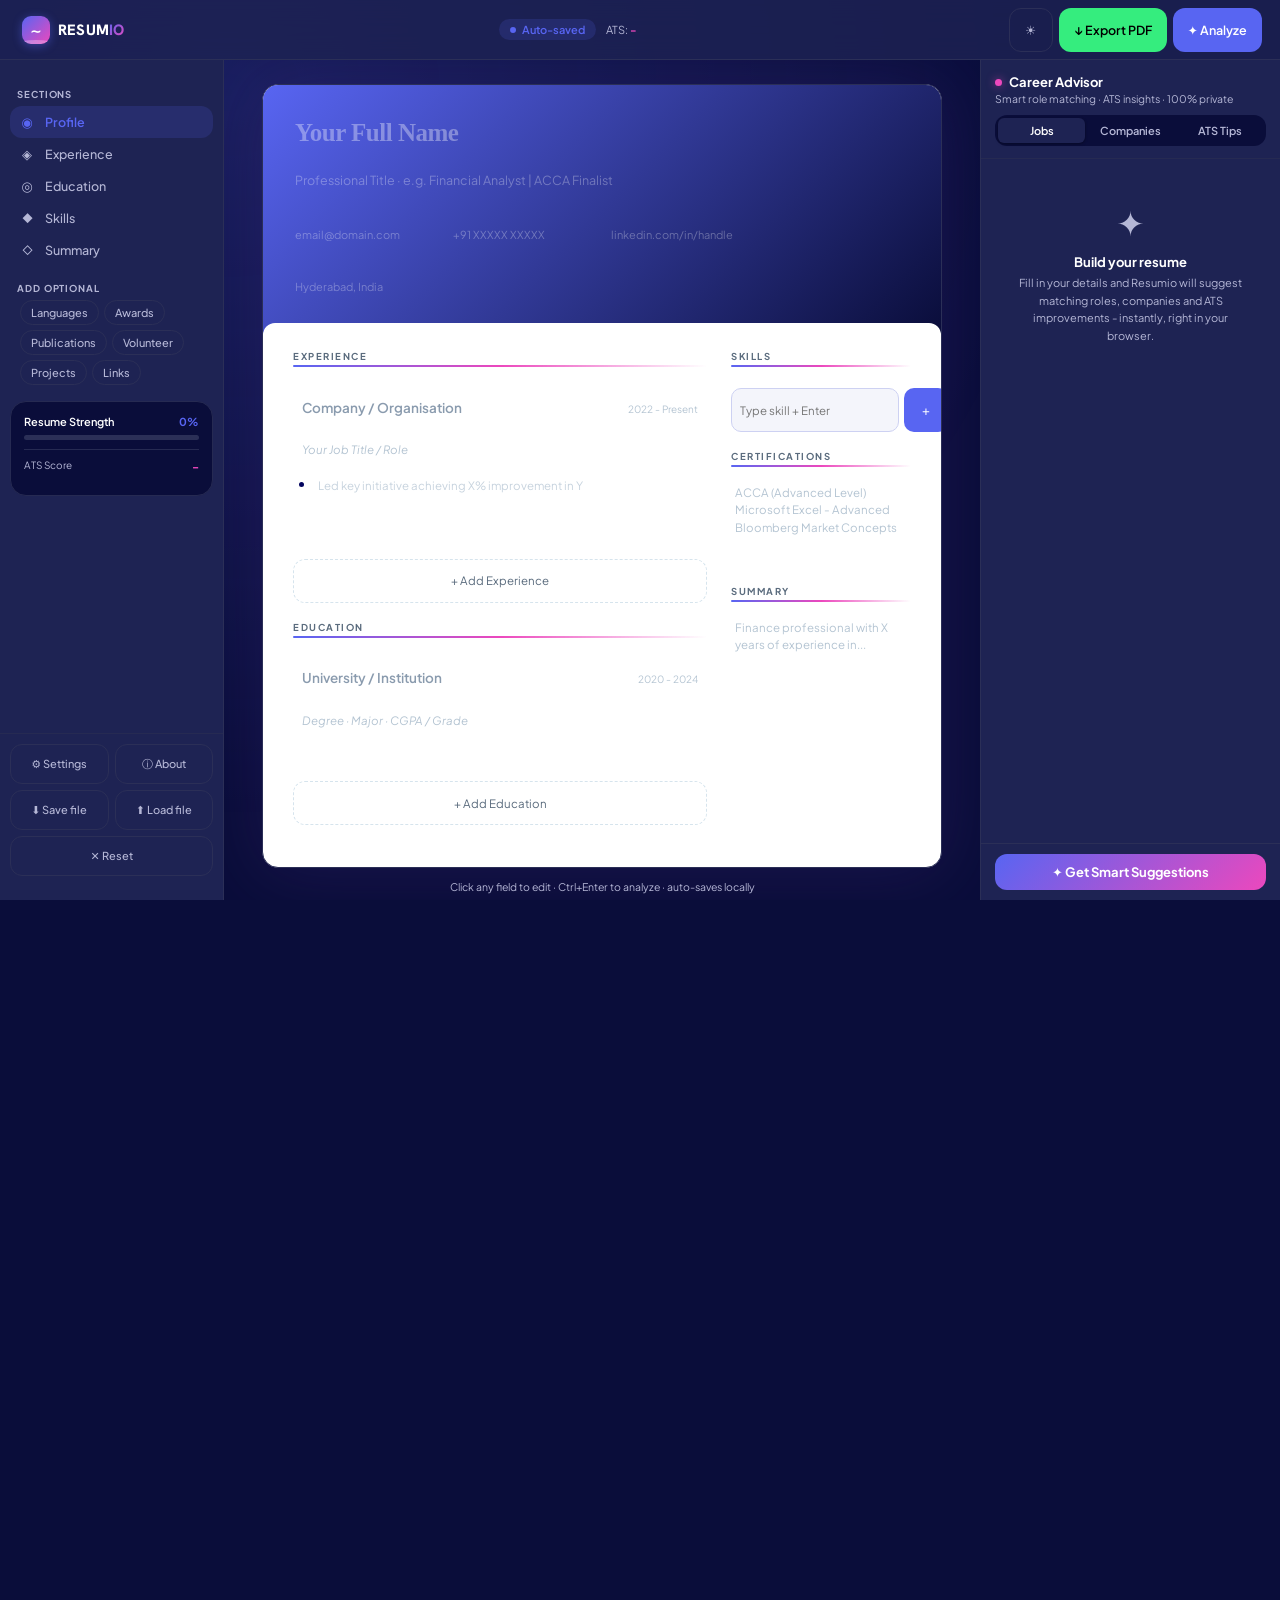
<file: index.html>
<!DOCTYPE html>
<html lang="en">
<head>
<meta charset="UTF-8"/>
<meta name="viewport" content="width=device-width, initial-scale=1.0, viewport-fit=cover"/>
<title>Resumio - Free AI Resume Builder &amp; ATS Score Checker</title>
<meta name="description" content="Build a standout resume for free with Resumio. Get an instant ATS score, smart job matches, company suggestions and actionable writing tips to land more interviews."/>
<meta name="keywords" content="resume builder, free resume builder, ATS score checker, ATS resume, resume optimizer, CV builder, job matching, resume templates, career advisor"/>
<meta name="author" content="Resumio"/>
<meta name="robots" content="index, follow, max-image-preview:large"/>
<meta name="theme-color" content="#0a0d3a"/>
<meta name="color-scheme" content="dark"/>
<link rel="canonical" href="https://f9xr.org/resumio/"/>
<link rel="icon" type="image/svg+xml" href="/resumio/assets/img/favicon.svg"/>
<link rel="alternate icon" href="/resumio/assets/img/favicon-32.png" sizes="32x32"/>
<link rel="apple-touch-icon" href="/resumio/assets/img/apple-touch-icon.png"/>
<link rel="manifest" href="/resumio/manifest.webmanifest"/>
<meta name="apple-mobile-web-app-capable" content="yes"/>
<meta name="apple-mobile-web-app-title" content="Resumio"/>
<meta name="application-name" content="Resumio"/>

<!-- Open Graph -->
<meta property="og:type" content="website"/>
<meta property="og:site_name" content="Resumio"/>
<meta property="og:locale" content="en_US"/>
<meta property="og:title" content="Resumio - Free AI Resume Builder &amp; ATS Score Checker"/>
<meta property="og:description" content="Build a standout resume for free. Instant ATS score, smart job matches, company suggestions and writing tips to land more interviews."/>
<meta property="og:url" content="https://f9xr.org/resumio/"/>
<meta property="og:image" content="https://f9xr.org/resumio/assets/img/og-image.png"/>
<meta property="og:image:width" content="1200"/>
<meta property="og:image:height" content="630"/>
<meta property="og:image:alt" content="Resumio resume builder with ATS score and job matching"/>

<!-- Twitter -->
<meta name="twitter:card" content="summary_large_image"/>
<meta name="twitter:title" content="Resumio - Free AI Resume Builder &amp; ATS Score Checker"/>
<meta name="twitter:description" content="Instant ATS score, smart job matches and writing tips. Build a resume that gets interviews - free."/>
<meta name="twitter:image" content="https://f9xr.org/resumio/assets/img/og-image.png"/>

<link rel="preconnect" href="https://fonts.googleapis.com"/>
<link rel="preconnect" href="https://fonts.gstatic.com" crossorigin/>
<link href="https://fonts.googleapis.com/css2?family=Hanken+Grotesk:wght@500;600;700;800;900&family=Plus+Jakarta+Sans:wght@400;500;600;700;800&display=swap" rel="stylesheet"/>

<script type="application/ld+json">
{
  "@context": "https://schema.org",
  "@type": "WebApplication",
  "name": "Resumio",
  "alternateName": "Resumio Resume Builder",
  "description": "Free online resume builder with instant ATS score analysis, smart job matching, company suggestions and writing tips.",
  "applicationCategory": "BusinessApplication",
  "operatingSystem": "Web",
  "browserRequirements": "Requires JavaScript",
  "url": "https://f9xr.org/resumio/",
  "inLanguage": "en",
  "isAccessibleForFree": true,
  "offers": {
    "@type": "Offer",
    "price": "0",
    "priceCurrency": "USD"
  },
  "featureList": [
    "Free resume builder",
    "Instant ATS score analysis",
    "Smart job role matching",
    "Company suggestions",
    "Resume writing tips",
    "PDF export",
    "Private - data stays in your browser"
  ],
  "publisher": {
    "@type": "Organization",
    "name": "Resumio",
    "url": "https://f9xr.org/resumio/",
    "email": "hello@f9xr.org"
  }
}
</script>
<script type="application/ld+json">
{
  "@context": "https://schema.org",
  "@type": "Organization",
  "name": "Resumio",
  "url": "https://f9xr.org/resumio/",
  "logo": "https://f9xr.org/resumio/assets/img/og-image.png",
  "email": "hello@f9xr.org",
  "description": "Free resume builder with ATS score analysis and smart job matching.",
  "contactPoint": {
    "@type": "ContactPoint",
    "contactType": "Customer Support",
    "email": "hello@f9xr.org",
    "availableLanguage": ["English"]
  }
}
</script>
<script type="application/ld+json">
{
  "@context": "https://schema.org",
  "@type": "FAQPage",
  "mainEntity": [
    {
      "@type": "Question",
      "name": "Is Resumio really free?",
      "acceptedAnswer": {"@type": "Answer", "text": "Yes. Resumio is completely free to use. You can build, score and download your resume with no account, no watermark and no hidden fees."}
    },
    {
      "@type": "Question",
      "name": "What is an ATS score?",
      "acceptedAnswer": {"@type": "Answer", "text": "An ATS (Applicant Tracking System) score estimates how well your resume passes the software that companies use to screen applications. Resumio scores your contact details, summary, quantified achievements, skills and formatting, then tells you exactly what to fix."}
    },
    {
      "@type": "Question",
      "name": "Does Resumio store my personal data?",
      "acceptedAnswer": {"@type": "Answer", "text": "No. Resumio runs entirely in your browser. Your resume is saved locally on your own device and is never uploaded to a server."}
    },
    {
      "@type": "Question",
      "name": "Can I download my resume as a PDF?",
      "acceptedAnswer": {"@type": "Answer", "text": "Yes. Use the Export PDF button to print or save your resume as a clean, ATS-friendly A4 PDF."}
    },
    {
      "@type": "Question",
      "name": "Do I need to create an account?",
      "acceptedAnswer": {"@type": "Answer", "text": "No account is required. Open Resumio, start typing and your progress is auto-saved in your browser."}
    }
  ]
}
</script>

<style>
*{margin:0;padding:0;box-sizing:border-box;-webkit-tap-highlight-color:transparent}
:root{
  --bg:#0a0d3a;--surface:#1e2353;--border:#2b2f57;--border-light:#262a52;
  --text:#ffffff;--muted:#b5b7d6;--accent:#5865f2;--accent-hover:#4752c4;
  --accent-light:rgba(88,101,242,.16);--accent2:#ec48bd;--accent2-light:rgba(236,72,189,.16);
  --warn:#f0b232;--warn-light:rgba(240,178,50,.14);--ok:#35ed7e;--ok-light:rgba(53,237,126,.14);
  --tag-bg:rgba(255,255,255,.06);
  --font:'Plus Jakarta Sans',system-ui,sans-serif;--display:'Hanken Grotesk','Plus Jakarta Sans',system-ui,sans-serif;
  --mono:'DM Mono',ui-monospace,monospace;
  --head-a:#5865f2;--head-b:#0a0d3a;
  --green:#35ed7e;--green-ink:#000000;
  --r:12px;--r-lg:16px;--r-xl:40px;--r-pill:50px;
  --shadow:0 1px 3px rgba(0,0,0,.35);--shadow-md:0 3px 68px rgba(69,42,124,.28);
  --topbar:60px;
}
:root[data-theme="light"]{
  --bg:#f2f3f5;--surface:#ffffff;--border:#e3e5e8;--border-light:#eceef1;
  --text:#060607;--muted:#4e5058;--accent:#5865f2;--accent-hover:#4752c4;
  --accent-light:#eceefc;--accent2:#ec48bd;--accent2-light:#fdecf8;
  --warn:#b85c00;--warn-light:#fff3e0;--ok:#1a9e5f;--ok-light:#e2f7ec;
  --tag-bg:#e9eaf0;--shadow:0 1px 3px rgba(0,0,0,.08);--shadow-md:0 10px 40px rgba(10,13,58,.14);
  --head-a:#5865f2;--head-b:#0a0d3a;
}
/* Accent themes (Blurple default; magenta and violet alternatives) */
:root[data-accent="blurple"]{--accent:#5865f2;--accent-hover:#4752c4;--accent2:#ec48bd;--accent-light:rgba(88,101,242,.16);--accent2-light:rgba(236,72,189,.16);--head-a:#5865f2;--head-b:#0a0d3a}
:root[data-accent="magenta"]{--accent:#ec48bd;--accent-hover:#c7249a;--accent2:#5865f2;--accent-light:rgba(236,72,189,.16);--accent2-light:rgba(88,101,242,.16);--head-a:#ec48bd;--head-b:#0a0d3a}
:root[data-accent="violet"]{--accent:#7c3aed;--accent-hover:#6d28d9;--accent2:#ec48bd;--accent-light:rgba(124,58,237,.20);--accent2-light:rgba(236,72,189,.16);--head-a:#7c3aed;--head-b:#0a0d3a}
:root[data-theme="light"][data-accent="magenta"]{--accent-light:#fdecf8;--accent2-light:#eceefc}
:root[data-theme="light"][data-accent="violet"]{--accent-light:#f1eafe;--accent2-light:#fdecf8}

html,body{height:100%;overflow:hidden}
body{font-family:var(--font);background:var(--bg);color:var(--text);font-size:14px;-webkit-font-smoothing:antialiased}
body::before{content:'';position:fixed;inset:-20%;z-index:0;pointer-events:none;opacity:.55;
  background:
    radial-gradient(42% 52% at 15% 12%,rgba(88,101,242,.38) 0%,transparent 62%),
    radial-gradient(36% 46% at 84% 6%,rgba(236,72,189,.30) 0%,transparent 60%),
    radial-gradient(46% 55% at 72% 88%,rgba(88,101,242,.24) 0%,transparent 60%),
    radial-gradient(30% 42% at 28% 82%,rgba(124,58,237,.26) 0%,transparent 60%);
  background-size:180% 180%;animation:mesh 30s ease-in-out infinite alternate}
@keyframes mesh{0%{transform:translate3d(-2%,-2%,0) rotate(0deg)}50%{transform:translate3d(2%,1%,0) rotate(4deg)}100%{transform:translate3d(-1%,2%,0) rotate(-4deg)}}
@media(prefers-reduced-motion:reduce){body::before{animation:none}}
.sr-only{position:absolute;width:1px;height:1px;padding:0;margin:-1px;overflow:hidden;clip:rect(0 0 0 0);white-space:nowrap;border:0}
.skip-link{position:absolute;left:-999px;top:0;z-index:10000;background:var(--accent);color:#fff;padding:10px 16px;border-radius:0 0 8px 0;font-size:13px}
.skip-link:focus{left:0}
:focus-visible{outline:2px solid var(--accent);outline-offset:2px}

/* -- DESKTOP LAYOUT --------------------------- */
.app{display:grid;grid-template-columns:224px 1fr 300px;grid-template-rows:var(--topbar) 1fr;height:100vh;height:100dvh;background:transparent;position:relative;z-index:1}

/* -- TOPBAR ----------------------------------- */
.topbar{grid-column:1/-1;background:rgba(30,35,83,.82);backdrop-filter:blur(14px);-webkit-backdrop-filter:blur(14px);border-bottom:1px solid var(--border);display:flex;align-items:center;justify-content:space-between;padding:0 18px;gap:10px;z-index:100}
.logo{font-weight:600;font-size:15px;display:flex;align-items:center;gap:8px;flex-shrink:0;background:none;border:none;cursor:pointer;font-family:var(--font);color:var(--text);padding:4px;border-radius:10px}
.logo-mark{width:28px;height:28px;background:linear-gradient(135deg,var(--accent),var(--accent2));border-radius:9px;display:grid;place-items:center;position:relative;overflow:hidden;box-shadow:0 2px 10px rgba(88,101,242,.45)}
.logo-mark::after{content:'';position:absolute;bottom:-2px;left:-4px;right:-4px;height:6px;background:rgba(255,255,255,.28);border-radius:50% 50% 0 0}
.logo-mark span{color:#fff;font-size:14px;font-weight:800;line-height:1;position:relative;z-index:1}
.logo-text{font-family:var(--display);font-weight:800;text-transform:uppercase;font-size:15px;letter-spacing:.2px}
.logo-text em{background:linear-gradient(135deg,var(--accent),var(--accent2));-webkit-background-clip:text;background-clip:text;-webkit-text-fill-color:transparent;font-style:normal}
.topbar-center{display:flex;align-items:center;gap:10px}
.ats-live{display:flex;align-items:center;gap:6px;background:var(--accent-light);color:var(--accent);font-size:11px;font-weight:600;padding:4px 11px;border-radius:20px}
.live-dot{width:6px;height:6px;background:var(--accent);border-radius:50%;animation:blink 1.5s infinite}
@keyframes blink{0%,100%{opacity:1}50%{opacity:.3}}
.topbar-r{display:flex;gap:6px;align-items:center}
.btn{display:inline-flex;align-items:center;gap:6px;padding:10px 15px;border-radius:var(--r);font-family:var(--font);font-size:12.5px;font-weight:600;cursor:pointer;border:none;transition:all .14s;white-space:nowrap;min-height:44px}
.btn-ghost{background:transparent;color:var(--muted);border:1px solid var(--border)}
.btn-ghost:hover{background:var(--bg);color:var(--text);border-color:var(--accent)}
.btn-primary{background:var(--accent);color:#fff}
.btn-primary:hover{background:var(--accent-hover)}
.btn-green{background:var(--green);color:var(--green-ink)}
.btn-green:hover{background:#2bd96f}
.btn-icon{padding:0;width:44px;height:44px;justify-content:center;border:1px solid var(--border);background:transparent;color:var(--muted);border-radius:var(--r)}
.btn-icon:hover{color:var(--accent);border-color:var(--accent);background:var(--bg)}

/* -- LEFT NAV --------------------------------- */
.sidenav{background:var(--surface);border-right:1px solid var(--border);overflow-y:auto;padding:14px 0;display:flex;flex-direction:column}
.nav-group{padding:0 10px;margin-bottom:2px}
.nav-group-label{font-size:9.5px;font-weight:700;letter-spacing:.9px;text-transform:uppercase;color:var(--muted);padding:0 7px;margin:14px 0 6px}
.nav-btn{display:flex;align-items:center;gap:9px;width:100%;padding:8px;border-radius:var(--r);border:none;background:none;font-family:var(--font);font-size:12.5px;font-weight:500;color:var(--muted);cursor:pointer;text-align:left;transition:all .12s}
.nav-btn:hover{background:var(--bg);color:var(--text)}
.nav-btn.active{background:var(--accent-light);color:var(--accent);font-weight:600}
.nav-icon{font-size:13px;width:18px;text-align:center;flex-shrink:0}
.strength-box{margin:14px 10px 8px;padding:13px;background:var(--bg);border-radius:var(--r-lg);border:1px solid var(--border-light)}
.strength-row{display:flex;justify-content:space-between;align-items:center;margin-bottom:7px}
.strength-label{font-size:11px;font-weight:600;color:var(--text)}
.strength-pct{font-size:11px;font-weight:700;color:var(--accent)}
.bar{height:5px;background:var(--border);border-radius:5px;overflow:hidden}
.bar-fill{height:100%;border-radius:5px;transition:width .5s;background:linear-gradient(90deg,var(--accent),var(--accent2));position:relative;overflow:hidden}
.bar-fill::after{content:'';position:absolute;inset:0;background:linear-gradient(90deg,transparent 0%,rgba(255,255,255,.35) 50%,transparent 100%);transform:translateX(-100%);animation:shimmer 3s ease-in-out infinite}
@keyframes shimmer{0%{transform:translateX(-100%)}50%{transform:translateX(100%)}100%{transform:translateX(100%)}}
.ats-row{display:flex;justify-content:space-between;margin-top:9px;padding-top:9px;border-top:1px solid var(--border-light)}
.ats-label{font-size:10px;color:var(--muted)}
.ats-val{font-size:12px;font-weight:700;color:var(--accent2)}
.saved-hint{font-size:9.5px;color:var(--muted);text-align:center;margin-top:8px;transition:opacity .3s}
.add-chips{display:flex;flex-wrap:wrap;gap:5px;padding:0 10px}
.chip{padding:5px 10px;border-radius:20px;font-size:11px;font-weight:500;cursor:pointer;border:1px solid var(--border);background:var(--surface);color:var(--muted);transition:all .12s}
.chip:hover{border-color:var(--accent);color:var(--accent)}
.chip.on{background:var(--accent-light);border-color:var(--accent);color:var(--accent)}
.nav-tools{margin-top:auto;padding:10px;border-top:1px solid var(--border-light);display:flex;flex-wrap:wrap;gap:6px}
.tool-btn{flex:1;min-width:calc(50% - 3px);display:flex;align-items:center;justify-content:center;gap:5px;padding:9px 6px;border:1px solid var(--border);border-radius:var(--r);background:var(--surface);color:var(--muted);font-family:var(--font);font-size:11px;font-weight:500;cursor:pointer;transition:all .12s;min-height:40px}
.tool-btn:hover{border-color:var(--accent);color:var(--accent);background:var(--bg)}

/* -- EDITOR ----------------------------------- */
.editor{overflow-y:auto;padding:24px;background:transparent}
.editor-wrap{max-width:680px;margin:0 auto}

/* -- RESUME PAPER ----------------------------- */
.resume-paper{background:#fff;color:#03045E;border:1px solid var(--border);border-radius:var(--r-lg);box-shadow:var(--shadow-md);overflow:hidden}
.resume-head{background:linear-gradient(135deg,var(--head-a),var(--head-b));padding:26px 30px;position:relative;min-width:0;min-inline-size:0}
.resume-head::after{content:'';position:absolute;bottom:-1px;left:0;right:0;height:12px;background:#fff;border-radius:12px 12px 0 0}
.r-name{width:100%;background:transparent;border:none;outline:none;font-family:'Georgia',serif;font-size:clamp(20px,5vw,25px);font-weight:700;color:#fff;letter-spacing:-.5px;line-height:1.2;padding:2px;min-height:44px}
.r-name::placeholder{color:rgba(255,255,255,.35)}
.r-headline{width:100%;background:transparent;border:none;outline:none;font-family:var(--font);font-size:12.5px;color:rgba(255,255,255,.9);margin-top:3px;padding:2px;min-height:44px}
.r-headline::placeholder{color:rgba(255,255,255,.3)}
.r-contacts{display:flex;flex-wrap:wrap;gap:8px;margin-top:10px}
.r-contact{width:150px;background:transparent;border:none;outline:none;font-size:11px;color:rgba(255,255,255,.8);font-family:var(--font);padding:2px;min-height:44px}
.r-contact::placeholder{color:rgba(255,255,255,.3)}
.resume-body{display:grid;grid-template-columns:1fr 180px;gap:24px;padding:16px 30px 24px}
.sec-title{font-size:9.5px;font-weight:700;letter-spacing:1.5px;text-transform:uppercase;color:#5A6B7D;padding-bottom:3px;margin-bottom:10px;position:relative}
.sec-title::after{content:'';display:block;height:2px;background:linear-gradient(90deg,var(--accent),var(--accent2),transparent);margin-top:3px;border-radius:1px}
.entry{padding:7px;border-radius:7px;transition:background .12s;position:relative}
.entry:hover{background:rgba(88,101,242,.07)}
.entry:focus-within{background:rgba(88,101,242,.09)}
.entry-row{display:flex;align-items:baseline;justify-content:space-between;gap:8px}
.e-company{flex:1;background:transparent;border:none;outline:none;font-family:var(--font);font-size:13.5px;font-weight:600;color:#03045E;padding:2px;min-height:40px}
.e-company::placeholder{color:#8A9BAE}
.e-date{background:transparent;border:none;outline:none;font-family:var(--font);font-size:10px;color:#5A6B7D;text-align:right;min-width:64px;padding:2px;min-height:40px}
.e-date::placeholder{color:#B4C4D2}
.e-role{width:100%;background:transparent;border:none;outline:none;font-family:var(--font);font-size:11.5px;font-style:italic;color:#5A6B7D;margin:1px 0;padding:2px;min-height:40px}
.e-role::placeholder{color:#B4C4D2}
.e-bullet{width:100%;background:transparent;border:none;outline:none;font-family:var(--font);font-size:11.5px;color:#03045E;line-height:1.5;resize:none;display:block;padding:2px;min-height:44px;overflow:hidden}
.e-bullet::placeholder{color:#C7D3DE}
.bullets-list{list-style:disc;padding-left:16px;margin-top:4px}
.bullets-list li{margin-bottom:2px}
.row-actions{display:flex;gap:8px;margin-top:6px;opacity:0;transition:opacity .12s}
.entry:hover .row-actions,.entry:focus-within .row-actions{opacity:1}
.mini-btn{padding:3px 9px;border-radius:6px;border:1px dashed #D6E4ED;background:transparent;color:#5A6B7D;font-size:10.5px;font-family:var(--font);cursor:pointer;transition:all .12s}
.mini-btn:hover{border-color:var(--accent);color:var(--accent)}
.mini-btn.danger:hover{border-color:#DC2626;color:#DC2626}
.add-btn{display:flex;align-items:center;justify-content:center;gap:5px;width:100%;padding:10px;border:1px dashed #D6E4ED;border-radius:var(--r);background:none;font-size:11.5px;color:#5A6B7D;cursor:pointer;font-family:var(--font);transition:all .12s;margin-top:6px;min-height:44px}
.add-btn:hover{background:#EEF5FA;color:var(--accent);border-color:var(--accent)}
.section-mb{margin-bottom:18px}
.skill-pills{display:flex;flex-wrap:wrap;gap:4px;margin-bottom:8px}
.s-pill{background:rgba(88,101,242,.12);color:#060607;border-radius:6px;padding:3px 9px;font-size:10.5px;cursor:pointer;font-family:var(--font);border:none;transition:background .12s}
.s-pill:hover{background:rgba(88,101,242,.22)}
.s-input-row{display:flex;gap:5px}
.s-input{flex:1;border:1px solid #cdd1f2;border-radius:10px;padding:8px;font-size:11.5px;font-family:var(--font);outline:none;background:#f4f5fb;color:#060607;min-height:44px}
.s-input:focus{border-color:var(--accent);background:#fff}
.s-add{padding:10px 14px;background:#5865f2;color:#fff;border:none;border-radius:10px;font-size:13px;cursor:pointer;font-family:var(--font);min-height:44px;min-width:44px}
.small-textarea{width:100%;background:transparent;border:none;outline:none;font-size:11.5px;font-family:var(--font);color:#03045E;resize:none;min-height:84px;line-height:1.5;padding:4px}
.small-textarea::placeholder{color:#B4C4D2}

/* -- AI PANEL --------------------------------- */
.ai-panel{background:var(--surface);border-left:1px solid var(--border);display:flex;flex-direction:column;overflow:hidden}
.panel-top{padding:14px 14px 0;border-bottom:1px solid var(--border-light)}
.panel-title{font-size:13px;font-weight:700;color:var(--text);display:flex;align-items:center;gap:7px;margin-bottom:2px}
.ai-pulse{width:7px;height:7px;background:var(--accent2);border-radius:50%;animation:pulse 2s infinite;flex-shrink:0;box-shadow:0 0 8px rgba(236,72,189,.6)}
@keyframes pulse{0%,100%{opacity:1;transform:scale(1)}50%{opacity:.5;transform:scale(.85)}}
.panel-sub{font-size:10.5px;color:var(--muted);margin-bottom:10px}
.tabs{display:flex;gap:2px;padding:3px;background:var(--bg);border-radius:var(--r);margin-bottom:12px}
.tab{flex:1;padding:6px 4px;border:none;background:none;border-radius:6px;font-size:11px;font-weight:600;color:var(--muted);cursor:pointer;font-family:var(--font);transition:all .12s}
.tab.on{background:var(--surface);color:var(--text);box-shadow:var(--shadow)}
.panel-scroll{flex:1;overflow-y:auto;padding:12px 14px}

/* -- SCORE RING -- */
.score-hero{display:flex;align-items:center;gap:14px;padding:6px 2px 12px}
.ring{position:relative;width:78px;height:78px;flex-shrink:0}
.ring svg{transform:rotate(-90deg)}
.ring circle{fill:none;stroke-width:7;stroke-linecap:round}
.ring .bg{stroke:var(--border)}
.ring .fg{stroke:url(#ringGrad);transition:stroke-dashoffset .8s ease}
.ring-num{position:absolute;inset:0;display:flex;flex-direction:column;align-items:center;justify-content:center;font-weight:700}
.ring-num b{font-size:20px;line-height:1;color:var(--text)}
.ring-num span{font-size:8.5px;color:var(--muted);text-transform:uppercase;letter-spacing:.6px}
.score-meta{font-size:11px;color:var(--muted);line-height:1.5}
.score-meta b{color:var(--text)}

/* -- SUGGESTION CARDS ------------------------- */
.suggestion-card{background:var(--bg);border:1px solid var(--border-light);border-radius:10px;padding:12px 13px;margin-bottom:9px;transition:box-shadow .14s,border-color .14s}
.suggestion-card:hover{box-shadow:var(--shadow);border-color:var(--border)}
.sc-top{display:flex;justify-content:space-between;align-items:flex-start;gap:6px;margin-bottom:5px}
.sc-role{font-size:12.5px;font-weight:700;color:var(--text);line-height:1.3}
.match-badge{font-size:10px;font-weight:700;padding:3px 8px;border-radius:10px;white-space:nowrap;flex-shrink:0}
.m-high{background:var(--ok-light);color:var(--ok)}
.m-mid{background:var(--accent-light);color:var(--accent)}
.m-low{background:var(--warn-light);color:var(--warn)}
.sc-companies{display:flex;flex-wrap:wrap;gap:4px;margin-bottom:6px}
.co-tag{background:var(--surface);border:1px solid var(--border);border-radius:4px;padding:2px 7px;font-size:10px;color:var(--muted)}
.sc-chips{display:flex;flex-wrap:wrap;gap:3px;margin-bottom:7px}
.s-chip{border-radius:4px;padding:2px 7px;font-size:9.5px;font-weight:600}
.s-chip-have{background:var(--ok-light);color:var(--ok)}
.s-chip-miss{background:var(--warn-light);color:var(--warn)}
.sc-insight{font-size:10.5px;color:var(--muted);line-height:1.5;margin-bottom:7px}
.sc-salary{font-size:10.5px;color:var(--muted);margin-bottom:7px;font-weight:600}
.apply-btn{width:100%;padding:7px;background:var(--text);color:#fff;border:none;border-radius:6px;font-size:11px;font-weight:600;cursor:pointer;font-family:var(--font);transition:opacity .12s}
.apply-btn:hover{opacity:.88}
.tip-card{border-radius:var(--r);padding:10px 12px;margin-bottom:7px;font-size:10.5px}
.tip-warn{background:var(--warn-light);color:var(--warn)}
.tip-good{background:var(--ok-light);color:var(--ok)}
.tip-title{font-weight:700;display:block;margin-bottom:2px;font-size:11px}
.thinking{display:flex;align-items:center;gap:8px;padding:16px;color:var(--muted);font-size:11px}
.dots span{display:inline-block;width:5px;height:5px;background:var(--accent2);border-radius:50%;animation:db 1.2s infinite}
.dots span:nth-child(2){animation-delay:.2s}
.dots span:nth-child(3){animation-delay:.4s}
@keyframes db{0%,100%{transform:translateY(0);opacity:.4}50%{transform:translateY(-4px);opacity:1}}
.panel-footer{padding:10px 14px;border-top:1px solid var(--border)}
.analyze-btn{width:100%;padding:10px;background:linear-gradient(135deg,var(--accent),var(--accent2));color:#fff;border:none;border-radius:var(--r);font-size:13px;font-weight:700;cursor:pointer;font-family:var(--font);display:flex;align-items:center;justify-content:center;gap:6px;transition:all .15s}
.analyze-btn:hover{box-shadow:0 6px 18px rgba(88,101,242,.35);transform:translateY(-1px)}
.analyze-btn:disabled{opacity:.6;cursor:default;transform:none}
.empty{text-align:center;padding:30px 16px;color:var(--muted)}
.empty-icon{font-size:34px;margin-bottom:10px;display:block}
.empty-title{font-size:13px;font-weight:700;color:var(--text);margin-bottom:4px}
.empty-body{font-size:11px;line-height:1.6}
::-webkit-scrollbar{width:6px;height:6px}
::-webkit-scrollbar-thumb{background:var(--border);border-radius:6px}
::-webkit-scrollbar-thumb:hover{background:var(--accent)}
::-webkit-scrollbar-track{background:transparent}
.toast{position:fixed;bottom:84px;left:50%;transform:translateX(-50%);background:linear-gradient(135deg,#5865f2,#ec48bd);color:#fff;padding:9px 18px;border-radius:var(--r);font-size:12px;z-index:9999;pointer-events:none;opacity:0;transition:opacity .25s,transform .25s;white-space:nowrap;box-shadow:0 6px 22px rgba(88,101,242,.4);max-width:90vw;overflow:hidden;text-overflow:ellipsis}
.toast.show{opacity:1;transform:translateX(-50%) translateY(-4px)}

/* -- ABOUT / SEO MODAL ------------------------ */
.modal-overlay{display:none;position:fixed;inset:0;background:rgba(10,13,58,.6);z-index:500;backdrop-filter:blur(2px)}
.modal-overlay.open{display:block;animation:fadeIn .2s ease}
.about-modal{display:none;position:fixed;top:50%;left:50%;transform:translate(-50%,-50%) scale(.97);width:min(760px,92vw);max-height:86vh;overflow-y:auto;background:var(--surface);color:var(--text);border-radius:20px;z-index:600;box-shadow:0 24px 70px rgba(10,13,58,.55);padding:32px 34px}
.about-modal.open{display:block;animation:popIn .22s ease forwards}
@keyframes popIn{to{transform:translate(-50%,-50%) scale(1)}}
@keyframes fadeIn{from{opacity:0}to{opacity:1}}
.about-modal h1{font-family:var(--display);font-weight:800;font-size:26px;letter-spacing:-.5px;margin-bottom:6px;line-height:1.15}
.about-modal h1 em{background:linear-gradient(135deg,var(--accent),var(--accent2));-webkit-background-clip:text;background-clip:text;-webkit-text-fill-color:transparent;font-style:normal}
.about-modal .lede{font-size:14px;color:var(--muted);margin-bottom:22px;line-height:1.6}
.about-modal h2{font-size:15px;margin:20px 0 10px;letter-spacing:-.2px}
.about-grid{display:grid;grid-template-columns:repeat(auto-fit,minmax(190px,1fr));gap:12px;margin-bottom:8px}
.about-card{background:var(--bg);border:1px solid var(--border-light);border-radius:var(--r-lg);padding:14px}
.about-card .em{font-size:20px;display:block;margin-bottom:6px}
.about-card b{font-size:12.5px;display:block;margin-bottom:4px}
.about-card p{font-size:11.5px;color:var(--muted);line-height:1.55}
.faq{border-bottom:1px solid var(--border-light)}
.faq summary{cursor:pointer;padding:12px 0;font-size:12.5px;font-weight:600;list-style:none;display:flex;justify-content:space-between;align-items:center}
.faq summary::-webkit-details-marker{display:none}
.faq summary::after{content:'+';color:var(--accent);font-size:16px;font-weight:700}
.faq[open] summary::after{content:'-'}
.faq p{font-size:12px;color:var(--muted);line-height:1.6;padding:0 0 14px}
.about-close{position:absolute;top:18px;right:18px;border:none;background:var(--bg);width:36px;height:36px;border-radius:50%;font-size:16px;color:var(--muted);cursor:pointer;line-height:1}
.about-foot{display:flex;flex-wrap:wrap;gap:14px;align-items:center;margin-top:24px;padding-top:18px;border-top:1px solid var(--border-light);font-size:12px}
.about-foot a{color:var(--accent);text-decoration:none;font-weight:600}
.about-foot a:hover{text-decoration:underline}

/* -- PRINT ------------------------------------ */
@media print{
  @page{size:A4;margin:12mm}
  html,body{overflow:visible;height:auto;background:#fff}
  body::before,.app::before{display:none!important}
  .sidenav,.topbar,.ai-panel,.ats-live,.mobile-nav,.fab,.toast,.modal-overlay,.about-modal,.row-actions,.add-btn,.nav-tools,.skip-link,#score-strip{display:none!important}
  .app{display:block;height:auto;background:#fff}
  .editor{overflow:visible;padding:0}
  .editor-wrap{max-width:100%}
  .resume-paper{box-shadow:none;border:none;border-radius:0}
  .resume-head{border-radius:0}
  .entry,.resume-body,.section-mb{break-inside:avoid}
  input,textarea{border:none!important;color:#03045E!important}
  .e-bullet{height:auto!important;overflow:visible!important}
}

/* ----------------------------------------------
   MOBILE OVERRIDES (≤ 768px)
---------------------------------------------- */
@media(max-width:768px){
  html,body{overflow:hidden;height:100%;height:100dvh}
  .app{display:flex;flex-direction:column;height:100dvh;overflow:hidden}
  .topbar{padding:0 12px;gap:8px;flex-shrink:0;height:var(--topbar)}
  .topbar-center{display:none}
  .btn-ghost{display:none}
  .btn-icon{display:none}
  .btn-primary{font-size:11.5px;padding:8px 12px}
  .score-strip{display:flex;align-items:center;justify-content:space-between;background:var(--surface);border-bottom:1px solid var(--border);padding:8px 14px;font-size:11px;flex-shrink:0}
  .score-strip .ss-label{color:var(--text);font-weight:600}
  .score-strip .ss-bar-wrap{flex:1;margin:0 10px;height:4px;background:var(--border);border-radius:4px;overflow:hidden}
  .score-strip .ss-bar{height:100%;background:linear-gradient(90deg,var(--accent),var(--accent2));border-radius:4px;transition:width .4s}
  .score-strip .ss-pct{color:var(--accent);font-weight:700}
  .score-strip .ss-ats{color:var(--text);font-weight:700;margin-left:8px}
  .sidenav{display:none}
  .editor{flex:1;overflow-y:auto;padding:14px 14px 100px;-webkit-overflow-scrolling:touch}
  .editor-wrap{max-width:100%}
  .resume-head{padding:20px 18px 18px}
  .r-name{font-size:21px}
  .r-contact{width:140px;font-size:10.5px}
  .resume-body{grid-template-columns:1fr;gap:0;padding:16px}
  .resume-body>div:last-child{border-top:1px solid var(--border-light);padding-top:14px;margin-top:6px}
  .ai-panel{display:none}
  .row-actions{opacity:1}
  .mobile-nav{position:fixed;bottom:0;left:0;right:0;background:var(--surface);border-top:1px solid var(--border);display:flex;align-items:stretch;height:56px;z-index:200;padding-bottom:env(safe-area-inset-bottom)}
  .mnav-btn{flex:1;display:flex;flex-direction:column;align-items:center;justify-content:center;border:none;background:none;font-family:var(--font);font-size:9.5px;font-weight:600;color:var(--muted);cursor:pointer;gap:3px;padding:6px 0;transition:all .12s}
  .mnav-btn .mni{font-size:18px;line-height:1;transition:transform .2s}
  .mnav-btn:active .mni{transform:scale(.9)}
  .mnav-btn.active{color:var(--accent);position:relative}
  .mnav-btn.active::before{content:'';position:absolute;top:0;left:25%;right:25%;height:2px;background:linear-gradient(90deg,var(--accent),var(--accent2));border-radius:0 0 2px 2px}
  .sheet-overlay{display:none;position:fixed;inset:0;background:rgba(10,13,58,.6);z-index:300;animation:fadeIn .2s ease}
  .sheet-overlay.open{display:block}
  .bottom-sheet{position:fixed;bottom:0;left:0;right:0;background:var(--surface);border-radius:16px 16px 0 0;z-index:400;max-height:88dvh;display:flex;flex-direction:column;transform:translateY(100%);transition:transform .28s cubic-bezier(.32,0,.15,1);padding-bottom:env(safe-area-inset-bottom)}
  .bottom-sheet.open{transform:translateY(0)}
  .sheet-handle{width:38px;height:4px;background:var(--border);border-radius:2px;margin:10px auto 0}
  .sheet-header{display:flex;align-items:center;justify-content:space-between;padding:12px 16px;border-bottom:1px solid var(--border);flex-shrink:0}
  .sheet-title{font-size:14px;font-weight:700;display:flex;align-items:center;gap:6px}
  .sheet-title em{background:linear-gradient(135deg,var(--accent),var(--accent2));-webkit-background-clip:text;background-clip:text;-webkit-text-fill-color:transparent;font-style:normal}
  .sheet-close{border:none;background:none;font-size:18px;color:var(--muted);cursor:pointer;padding:6px;line-height:1;min-width:40px;min-height:40px}
  .sheet-body{flex:1;overflow-y:auto;padding:14px 16px 22px;-webkit-overflow-scrolling:touch}
  .sec-grid{display:grid;grid-template-columns:1fr 1fr;gap:8px}
  .sec-tile{display:flex;flex-direction:column;align-items:center;justify-content:center;gap:4px;padding:14px 10px;border:1px solid var(--border);border-radius:var(--r-lg);background:var(--bg);cursor:pointer;font-family:var(--font);font-size:11.5px;font-weight:600;color:var(--text);text-align:center}
  .sec-tile-icon{font-size:20px}
  .sec-tile.on{border-color:var(--accent);background:linear-gradient(135deg,var(--accent-light),var(--accent2-light));color:var(--accent)}
  .opt-chips{display:flex;flex-wrap:wrap;gap:6px;margin-top:14px}
  .opt-chip{padding:7px 13px;border-radius:20px;font-size:12px;font-weight:500;cursor:pointer;border:1px solid var(--border);background:var(--surface);color:var(--muted)}
  .opt-chip.on{background:var(--accent-light);border-color:var(--accent);color:var(--accent)}
  .sheet-body .panel-top{padding:0;border:none}
  .sheet-body .panel-top .panel-title,.sheet-body .panel-top .panel-sub{display:none}
  .sheet-body .tabs{margin-bottom:10px}
  .sheet-body .analyze-btn{margin-top:12px}
  .setting-row{display:flex;align-items:center;justify-content:space-between;padding:12px 0;border-bottom:1px solid var(--border-light);font-size:12.5px;font-weight:500}
  .setting-row:last-child{border-bottom:none}
  .swatches{display:flex;gap:8px}
  .swatch{width:26px;height:26px;border-radius:50%;border:2px solid transparent;cursor:pointer;padding:0}
  .swatch.on{border-color:var(--text)}
  .about-modal{padding:26px 22px;width:94vw;max-height:88vh}
}
@media(max-width:400px){
  .r-name{font-size:19px}
  .resume-head{padding:16px 14px}
  .resume-body{padding:12px}
}
@media(prefers-reduced-motion:reduce){
  *{animation:none!important;transition:none!important}
}
</style>
</head>
<body>
<a class="skip-link" href="#main-editor">Skip to resume editor</a>
<div class="app">

<!-- TOPBAR -->
<header class="topbar">
  <button class="logo" onclick="openAbout()" aria-label="About Resumio">
    <span class="logo-mark" aria-hidden="true"><span>∼</span></span>
    <span class="logo-text">Resum<em>io</em></span>
  </button>
  <div class="topbar-center">
    <div class="ats-live"><span class="live-dot" aria-hidden="true"></span>Auto-saved</div>
    <span style="font-size:11px;color:var(--muted)">ATS: <strong id="score-top" style="color:var(--accent2)">-</strong></span>
  </div>
  <div class="topbar-r">
    <button class="btn btn-icon" onclick="toggleTheme()" id="theme-toggle" aria-label="Toggle dark mode" title="Toggle dark mode">◐</button>
    <button class="btn btn-green" onclick="window.print()" title="Export a print-ready PDF">↓ Export PDF</button>
    <button class="btn btn-primary" onclick="analyzeResume()">✦ Analyze</button>
  </div>
</header>

<!-- MOBILE SCORE STRIP -->
<div class="score-strip" id="score-strip" style="display:none">
  <span class="ss-label">Strength</span>
  <div class="ss-bar-wrap"><div class="ss-bar" id="ss-bar" style="width:0%"></div></div>
  <span class="ss-pct" id="ss-pct">0%</span>
  <span class="ss-ats" id="ss-ats">ATS: -</span>
</div>

<!-- LEFT NAV (desktop) -->
<nav class="sidenav" aria-label="Resume sections">
  <div class="nav-group">
    <div class="nav-group-label">Sections</div>
    <button class="nav-btn active" onclick="navScroll('fieldset-profile',this)"><span class="nav-icon" aria-hidden="true">◉</span>Profile</button>
    <button class="nav-btn" onclick="navScroll('exp-container',this)"><span class="nav-icon" aria-hidden="true">◈</span>Experience</button>
    <button class="nav-btn" onclick="navScroll('edu-container',this)"><span class="nav-icon" aria-hidden="true">◎</span>Education</button>
    <button class="nav-btn" onclick="navScroll('skills-block',this)"><span class="nav-icon" aria-hidden="true">◆</span>Skills</button>
    <button class="nav-btn" onclick="navScroll('summary-block',this)"><span class="nav-icon" aria-hidden="true">◇</span>Summary</button>
  </div>
  <div class="nav-group">
    <div class="nav-group-label">Add Optional</div>
    <div class="add-chips" id="optional-chips">
      <span class="chip" onclick="addOptional(this,'Languages')">Languages</span>
      <span class="chip" onclick="addOptional(this,'Awards')">Awards</span>
      <span class="chip" onclick="addOptional(this,'Publications')">Publications</span>
      <span class="chip" onclick="addOptional(this,'Volunteer')">Volunteer</span>
      <span class="chip" onclick="addOptional(this,'Projects')">Projects</span>
      <span class="chip" onclick="addOptional(this,'Links')">Links</span>
    </div>
  </div>
  <div class="strength-box">
    <div class="strength-row">
      <span class="strength-label">Resume Strength</span>
      <span class="strength-pct" id="pct-val">0%</span>
    </div>
    <div class="bar"><div class="bar-fill" id="bar-fill" style="width:0%"></div></div>
    <div class="ats-row">
      <span class="ats-label">ATS Score</span>
      <span class="ats-val" id="score-side">-</span>
    </div>
    <div class="saved-hint" id="saved-hint"></div>
  </div>
  <div class="nav-tools">
    <button class="tool-btn" onclick="openSheet('settings-sheet')">⚙ Settings</button>
    <button class="tool-btn" onclick="openAbout()">ⓘ About</button>
    <button class="tool-btn" onclick="exportJSON()">⬇ Save file</button>
    <button class="tool-btn" onclick="importJSON()">⬆ Load file</button>
    <button class="tool-btn" onclick="resetAll()">✕ Reset</button>
  </div>
</nav>

<!-- EDITOR -->
<main class="editor" id="main-editor">
  <div class="editor-wrap">
    <div class="resume-paper">

      <!-- HEADER -->
      <fieldset class="resume-head" id="fieldset-profile" style="border:0">
        <legend class="sr-only">Profile</legend>
        <label class="sr-only" for="f-name">Full name</label>
        <input class="r-name" id="f-name" placeholder="Your Full Name" autocomplete="name" oninput="bindField(this)"/>
        <label class="sr-only" for="f-title">Professional title</label>
        <input class="r-headline" id="f-title" placeholder="Professional Title · e.g. Financial Analyst | ACCA Finalist" autocomplete="organization-title" oninput="bindField(this)"/>
        <div class="r-contacts">
          <label class="sr-only" for="f-email">Email</label>
          <input class="r-contact" id="f-email" type="email" placeholder="email@domain.com" autocomplete="email" oninput="bindField(this)"/>
          <label class="sr-only" for="f-phone">Phone</label>
          <input class="r-contact" id="f-phone" type="tel" placeholder="+91 XXXXX XXXXX" autocomplete="tel" oninput="bindField(this)"/>
          <label class="sr-only" for="f-linkedin">LinkedIn</label>
          <input class="r-contact" id="f-linkedin" placeholder="linkedin.com/in/handle" oninput="bindField(this)"/>
          <label class="sr-only" for="f-loc">Location</label>
          <input class="r-contact" id="f-loc" placeholder="Hyderabad, India" autocomplete="address-level2" oninput="bindField(this)"/>
        </div>
      </fieldset>

      <!-- BODY -->
      <div class="resume-body">

        <!-- LEFT COL -->
        <div>
          <div class="section-mb">
            <h2 class="sec-title">Experience</h2>
            <div id="exp-container"></div>
            <button class="add-btn" onclick="addExp()">+ Add Experience</button>
          </div>

          <div class="section-mb">
            <h2 class="sec-title">Education</h2>
            <div id="edu-container"></div>
            <button class="add-btn" onclick="addEdu()">+ Add Education</button>
          </div>
        </div>

        <!-- RIGHT COL -->
        <div>
          <div class="section-mb" id="skills-block">
            <h2 class="sec-title">Skills</h2>
            <div class="skill-pills" id="skill-pills"></div>
            <div class="s-input-row">
              <label class="sr-only" for="s-inp">Add a skill</label>
              <input class="s-input" id="s-inp" placeholder="Type skill + Enter" onkeydown="skillKey(event)"/>
              <button class="s-add" onclick="addSkill()" aria-label="Add skill">+</button>
            </div>
          </div>

          <div class="section-mb">
            <h2 class="sec-title">Certifications</h2>
            <label class="sr-only" for="f-certs">Certifications</label>
            <textarea class="small-textarea" id="f-certs" rows="3" placeholder="ACCA (Advanced Level)&#10;Microsoft Excel - Advanced&#10;Bloomberg Market Concepts" oninput="bindField(this);autoGrow(this)"></textarea>
          </div>

          <div class="section-mb" id="summary-block">
            <h2 class="sec-title">Summary</h2>
            <label class="sr-only" for="f-summary">Professional summary</label>
            <textarea class="small-textarea" id="f-summary" rows="4" placeholder="Finance professional with X years of experience in..." oninput="bindField(this);autoGrow(this)"></textarea>
          </div>
        </div>

      </div>
    </div>
    <div style="text-align:center;margin-top:12px;font-size:10.5px;color:var(--muted)" id="hint-bar">Click any field to edit · Ctrl+Enter to analyze · auto-saves locally</div>
  </div>
</main>

<!-- AI PANEL (desktop) -->
<aside class="ai-panel" aria-label="Career advisor">
  <div class="panel-top">
    <div class="panel-title"><span class="ai-pulse" aria-hidden="true"></span>Career Advisor</div>
    <div class="panel-sub">Smart role matching · ATS insights · 100% private</div>
    <div class="tabs" role="tablist">
      <button class="tab on" role="tab" onclick="switchTab('jobs',this)">Jobs</button>
      <button class="tab" role="tab" onclick="switchTab('companies',this)">Companies</button>
      <button class="tab" role="tab" onclick="switchTab('tips',this)">ATS Tips</button>
    </div>
  </div>
  <div class="panel-scroll" id="panel-body">
    <div class="empty">
      <div class="empty-icon" aria-hidden="true">✦</div>
      <div class="empty-title">Build your resume</div>
      <div class="empty-body">Fill in your details and Resumio will suggest matching roles, companies and ATS improvements - instantly, right in your browser.</div>
    </div>
  </div>
  <div class="panel-footer">
    <button class="analyze-btn" id="abtn" onclick="analyzeResume()">✦ Get Smart Suggestions</button>
  </div>
</aside>

</div><!-- /.app -->

<!-- -- MOBILE BOTTOM NAV -- -->
<nav class="mobile-nav" id="mobile-nav" aria-label="Mobile navigation">
  <button class="mnav-btn active" onclick="mnavSwitch(this)">
    <span class="mni" aria-hidden="true">✏️</span>Resume
  </button>
  <button class="mnav-btn" onclick="openSheet('settings-sheet')">
    <span class="mni" aria-hidden="true">☰</span>Sections
  </button>
  <button class="mnav-btn" onclick="openSheet('ai-sheet')">
    <span class="mni" aria-hidden="true">✦</span>Insights
  </button>
  <button class="mnav-btn" onclick="window.print()">
    <span class="mni" aria-hidden="true">↗</span>Export
  </button>
</nav>

<!-- -- SETTINGS / SECTIONS SHEET -- -->
<div class="sheet-overlay" id="settings-overlay" onclick="closeSheet('settings-sheet')"></div>
<div class="bottom-sheet" id="settings-sheet">
  <div class="sheet-handle"></div>
  <div class="sheet-header">
    <span class="sheet-title">Sections &amp; Settings</span>
    <button class="sheet-close" onclick="closeSheet('settings-sheet')" aria-label="Close">✕</button>
  </div>
  <div class="sheet-body">
    <div style="font-size:11px;color:var(--muted);margin-bottom:10px;font-weight:700;text-transform:uppercase;letter-spacing:.8px">Core Sections</div>
    <div class="sec-grid">
      <div class="sec-tile on"><span class="sec-tile-icon" aria-hidden="true">👤</span>Profile</div>
      <div class="sec-tile on"><span class="sec-tile-icon" aria-hidden="true">💼</span>Experience</div>
      <div class="sec-tile on"><span class="sec-tile-icon" aria-hidden="true">🎓</span>Education</div>
      <div class="sec-tile on"><span class="sec-tile-icon" aria-hidden="true">⚡</span>Skills</div>
      <div class="sec-tile on"><span class="sec-tile-icon" aria-hidden="true">📜</span>Certifications</div>
      <div class="sec-tile on"><span class="sec-tile-icon" aria-hidden="true">📝</span>Summary</div>
    </div>
    <div style="font-size:11px;color:var(--muted);margin:16px 0 8px;font-weight:700;text-transform:uppercase;letter-spacing:.8px">Add Optional</div>
    <div class="opt-chips">
      <span class="opt-chip" onclick="this.classList.toggle('on')">Languages</span>
      <span class="opt-chip" onclick="this.classList.toggle('on')">Awards</span>
      <span class="opt-chip" onclick="this.classList.toggle('on')">Publications</span>
      <span class="opt-chip" onclick="this.classList.toggle('on')">Volunteer</span>
      <span class="opt-chip" onclick="this.classList.toggle('on')">Projects</span>
      <span class="opt-chip" onclick="this.classList.toggle('on')">Links</span>
    </div>
    <div style="font-size:11px;color:var(--muted);margin:18px 0 4px;font-weight:700;text-transform:uppercase;letter-spacing:.8px">Appearance</div>
    <div class="setting-row"><span>Dark mode</span><button class="btn btn-ghost" style="min-height:36px;padding:6px 12px" onclick="toggleTheme()" id="theme-toggle-2">Toggle</button></div>
    <div class="setting-row"><span>Accent</span>
      <span class="swatches" id="swatches">
        <button class="swatch on" data-accent="blurple" style="background:linear-gradient(135deg,#5865f2,#ec48bd)" onclick="setAccent('blurple')" aria-label="Blurple theme"></button>
        <button class="swatch" data-accent="magenta" style="background:linear-gradient(135deg,#ec48bd,#8b5cf6)" onclick="setAccent('magenta')" aria-label="Magenta theme"></button>
        <button class="swatch" data-accent="violet" style="background:linear-gradient(135deg,#7c3aed,#ec48bd)" onclick="setAccent('violet')" aria-label="Violet theme"></button>
      </span>
    </div>
    <div style="font-size:11px;color:var(--muted);margin:18px 0 4px;font-weight:700;text-transform:uppercase;letter-spacing:.8px">Data</div>
    <div class="setting-row"><span>Save to file</span><button class="btn btn-ghost" style="min-height:36px;padding:6px 12px" onclick="exportJSON()">Download</button></div>
    <div class="setting-row"><span>Load from file</span><button class="btn btn-ghost" style="min-height:36px;padding:6px 12px" onclick="importJSON()">Upload</button></div>
    <div class="setting-row"><span>Clear everything</span><button class="btn btn-ghost" style="min-height:36px;padding:6px 12px" onclick="resetAll()">Reset</button></div>
    <div style="margin-top:18px;padding:14px;background:var(--bg);border-radius:var(--r-lg);border:1px solid var(--border-light)">
      <div style="display:flex;justify-content:space-between;margin-bottom:6px">
        <span style="font-size:12px;font-weight:700">Resume Strength</span>
        <span style="font-size:12px;font-weight:700;color:var(--accent)" id="sh-pct">0%</span>
      </div>
      <div class="bar"><div class="bar-fill" id="sh-bar" style="width:0%"></div></div>
      <div style="display:flex;justify-content:space-between;margin-top:9px;padding-top:9px;border-top:1px solid var(--border-light)">
        <span style="font-size:11px;color:var(--muted)">ATS Score</span>
        <span style="font-size:12px;font-weight:700;color:var(--accent2)" id="sh-ats">-</span>
      </div>
    </div>
  </div>
</div>

<!-- -- AI BOTTOM SHEET -- -->
<div class="sheet-overlay" id="ai-overlay" onclick="closeSheet('ai-sheet')"></div>
<div class="bottom-sheet" id="ai-sheet">
  <div class="sheet-handle"></div>
  <div class="sheet-header">
    <span class="sheet-title"><span class="ai-pulse" aria-hidden="true"></span><em>Career</em> Advisor</span>
    <button class="sheet-close" onclick="closeSheet('ai-sheet')" aria-label="Close">✕</button>
  </div>
  <div class="sheet-body">
    <div class="panel-top">
      <div class="tabs" role="tablist">
        <button class="tab on" role="tab" onclick="switchTab('jobs',this)">Jobs</button>
        <button class="tab" role="tab" onclick="switchTab('companies',this)">Companies</button>
        <button class="tab" role="tab" onclick="switchTab('tips',this)">ATS Tips</button>
      </div>
    </div>
    <div id="panel-body-mobile">
      <div class="empty">
        <div class="empty-icon" aria-hidden="true">✦</div>
        <div class="empty-title">Start building your resume</div>
        <div class="empty-body">Smart suggestions for roles, companies and ATS improvements appear as you fill in your details.</div>
      </div>
    </div>
    <button class="analyze-btn" id="abtn-mobile" onclick="analyzeResume()">✦ Get Smart Suggestions</button>
  </div>
</div>

<!-- -- ABOUT MODAL (crawlable SEO content) -- -->
<div class="modal-overlay" id="about-overlay" onclick="closeAbout()"></div>
<div class="about-modal" id="about-modal" role="dialog" aria-modal="true" aria-labelledby="about-title">
  <button class="about-close" onclick="closeAbout()" aria-label="Close">✕</button>
  <h1 id="about-title">Resumio - the free <em>AI resume builder</em> and ATS score checker</h1>
  <p class="lede">Resumio helps you write a resume that gets past Applicant Tracking Systems and in front of real people. Build, score and export your CV in minutes - free, with no account and no watermark.</p>

  <div class="about-grid">
    <div class="about-card"><span class="em" aria-hidden="true">🎯</span><b>Instant ATS score</b><p>See how an applicant tracking system reads your resume and get a clear score out of 100.</p></div>
    <div class="about-card"><span class="em" aria-hidden="true">🧭</span><b>Smart job matching</b><p>Discover role families, salary ranges and the exact skills to add for the jobs you want.</p></div>
    <div class="about-card"><span class="em" aria-hidden="true">🏢</span><b>Company suggestions</b><p>Get matched with employers that hire for your background, by industry and region.</p></div>
    <div class="about-card"><span class="em" aria-hidden="true">🔒</span><b>Private by design</b><p>Everything runs in your browser. Your resume never leaves your device.</p></div>
  </div>

  <h2>How Resumio works</h2>
  <p class="lede" style="margin-bottom:10px">Fill in your profile, experience, education and skills. Resumio analyses your writing in real time - checking contact details, quantified achievements, action verbs, keyword coverage and formatting - then gives you an <strong>ATS score</strong>, tailored <strong>job matches</strong>, <strong>company suggestions</strong> and <strong>actionable tips</strong>. Export a clean A4 PDF when you're ready to apply.</p>

  <h2>Frequently asked questions</h2>
  <details class="faq"><summary>Is Resumio really free?</summary><p>Yes. Resumio is completely free. Build, score and download your resume with no account, no watermark and no hidden fees.</p></details>
  <details class="faq"><summary>What is an ATS score?</summary><p>An ATS (Applicant Tracking System) score estimates how well your resume passes the software companies use to screen applications. Resumio scores your contact details, summary, quantified achievements, skills and formatting, then tells you exactly what to fix.</p></details>
  <details class="faq"><summary>Does Resumio store my personal data?</summary><p>No. Resumio runs entirely in your browser. Your resume is saved locally on your own device and is never uploaded to a server.</p></details>
  <details class="faq"><summary>Can I download my resume as a PDF?</summary><p>Yes. Use the Export PDF button to print or save your resume as a clean, ATS-friendly A4 PDF.</p></details>
  <details class="faq"><summary>Do I need to create an account?</summary><p>No account is required. Open Resumio, start typing, and your progress is auto-saved in your browser.</p></details>

  <div class="about-foot">
    <a href="mailto:hello@f9xr.org">hello@f9xr.org</a>
    <span style="color:var(--muted)">·</span>
    <span style="color:var(--muted)">Resumio is a free tool by F9XR</span>
    <span style="color:var(--muted);margin-left:auto">No data leaves your device</span>
  </div>
</div>

<!-- on-screen gradient defs for score ring -->
<svg width="0" height="0" style="position:absolute" aria-hidden="true">
  <defs><linearGradient id="ringGrad" x1="0%" y1="0%" x2="100%" y2="100%">
    <stop offset="0%" stop-color="#5865f2"/><stop offset="55%" stop-color="#8b5cf6"/><stop offset="100%" stop-color="#ec48bd"/>
  </linearGradient></defs>
</svg>

<div class="toast" id="toast" role="status" aria-live="polite"></div>

<!-- Crawlable fallback content for users/crawlers without JavaScript -->
<noscript>
  <div style="padding:40px 24px;max-width:720px;margin:0 auto;font-family:'Plus Jakarta Sans',sans-serif;color:#03045E">
    <h1>Resumio - Free AI Resume Builder &amp; ATS Score Checker</h1>
    <p>Resumio is a free online resume builder with an instant ATS score, smart job matching, company suggestions and writing tips. Enable JavaScript to use the interactive builder, or email <a href="mailto:hello@f9xr.org">hello@f9xr.org</a>.</p>
    <h2>Features</h2>
    <ul>
      <li>Instant ATS score out of 100</li>
      <li>Smart job role and salary matching</li>
      <li>Company suggestions by industry and region</li>
      <li>Actionable resume writing tips</li>
      <li>Clean A4 PDF export</li>
      <li>Private - your data stays in your browser</li>
    </ul>
  </div>
</noscript>

<input type="file" id="import-file" accept="application/json" style="display:none" onchange="handleImport(event)"/>

<script>
"use strict";
/* ------------------------------------------------
   STATE
------------------------------------------------ */
const SAVE_KEY = 'resumio.v2';
const blankModel = () => ({
  name:'', title:'', email:'', phone:'', linkedin:'', location:'',
  summary:'', certs:'', skills:[],
  experience:[{company:'',date:'',role:'',bullets:['']}],
  education:[{school:'',date:'',degree:''}]
});
let model = blankModel();
let tab = 'jobs';
let analysis = null;
let settings = { theme:'dark', accent:'blurple' };
const isMobile = () => window.innerWidth <= 768;

/* ------------------------------------------------
   SAFETY HELPERS
------------------------------------------------ */
const escHtml = s => String(s ?? '').replace(/[&<>]/g, c => ({ '&':'&amp;','<':'&lt;','>':'&gt;' }[c]));
const escAttr = s => String(s ?? '').replace(/[&<>"']/g, c => ({ '&':'&amp;','<':'&lt;','>':'&gt;','"':'&quot;',"'":'&#39;' }[c]));
const clamp = (n, lo, hi) => Math.max(lo, Math.min(hi, n));
const tokenize = s => (String(s||'').toLowerCase().match(/[a-z0-9.+#]+/g) || []);

/* ------------------------------------------------
   PERSISTENCE
------------------------------------------------ */
let saveTimer;
function save(){
  try{
    localStorage.setItem(SAVE_KEY, JSON.stringify({ model, settings }));
    flashSaved();
  }catch(e){}
}
function debouncedSave(){ clearTimeout(saveTimer); saveTimer = setTimeout(save, 600); }
function flashSaved(){
  const h = document.getElementById('saved-hint');
  if(!h) return;
  h.textContent = '✓ Saved locally';
  clearTimeout(window._savedT);
  window._savedT = setTimeout(()=>{ h.textContent = ''; }, 1500);
}
function load(){
  try{
    const raw = localStorage.getItem(SAVE_KEY);
    if(!raw) return;
    const data = JSON.parse(raw);
    if(data && data.model){
      const b = blankModel();
      model = Object.assign(b, data.model);
      model.experience = (model.experience && model.experience.length) ? model.experience : b.experience;
      model.education = (model.education && model.education.length) ? model.education : b.education;
      model.skills = Array.isArray(model.skills) ? model.skills : [];
    }
    if(data && data.settings){
      settings = Object.assign(settings, data.settings);
      applySettings();
    }
  }catch(e){}
}
function applySettings(){
  document.documentElement.dataset.theme = settings.theme;
  document.documentElement.dataset.accent = settings.accent;
  document.querySelectorAll('.swatch').forEach(s => s.classList.toggle('on', s.dataset.accent === settings.accent));
  const tt = document.getElementById('theme-toggle');
  if(tt) tt.textContent = settings.theme === 'dark' ? '☀' : '◐';
  const meta = document.querySelector('meta[name="theme-color"]');
  if(meta) meta.setAttribute('content', settings.theme === 'dark' ? '#0a0d3a' : '#f2f3f5');
}
function toggleTheme(){ settings.theme = settings.theme === 'dark' ? 'light' : 'dark'; applySettings(); save(); }
function setAccent(a){ settings.accent = a; applySettings(); save(); }

/* ------------------------------------------------
   MODEL BINDING & RENDER
------------------------------------------------ */
function bindField(el){
  const key = el.id === 'f-loc' ? 'location' : el.id.replace('f-','');
  model[key] = el.value;
  onInput();
}

function fillHeader(){
  const map = {name:'f-name',title:'f-title',email:'f-email',phone:'f-phone',linkedin:'f-linkedin',location:'f-loc',summary:'f-summary',certs:'f-certs'};
  Object.entries(map).forEach(([k,id]) => { const el = document.getElementById(id); if(el) el.value = model[k] || ''; });
  document.querySelectorAll('#f-certs,#f-summary').forEach(autoGrow);
}

function renderExperience(){
  const c = document.getElementById('exp-container');
  c.innerHTML = model.experience.map((e,i) => `
    <div class="entry">
      <div class="entry-row">
        <label class="sr-only" for="exp-co-${i}">Company</label>
        <input id="exp-co-${i}" class="e-company" data-exp="${i}" data-k="company" placeholder="Company / Organisation" value="${escAttr(e.company)}" oninput="modelInput(this)"/>
        <label class="sr-only" for="exp-dt-${i}">Dates</label>
        <input id="exp-dt-${i}" class="e-date" data-exp="${i}" data-k="date" placeholder="2022 - Present" value="${escAttr(e.date)}" oninput="modelInput(this)"/>
      </div>
      <label class="sr-only" for="exp-rl-${i}">Role</label>
      <input id="exp-rl-${i}" class="e-role" data-exp="${i}" data-k="role" placeholder="Your Job Title / Role" value="${escAttr(e.role)}" oninput="modelInput(this)"/>
      <ul class="bullets-list">
        ${e.bullets.map((b,bi)=>`<li><textarea class="e-bullet" rows="1" data-exp="${i}" data-b="${bi}" placeholder="${bi===0?'Led key initiative achieving X% improvement in Y':'Add another achievement with a measurable result'}" oninput="modelBullet(this);autoGrow(this)">${escHtml(b)}</textarea></li>`).join('')}
      </ul>
      <div class="row-actions">
        <button class="mini-btn" onclick="addBullet(${i})">+ bullet</button>
        <button class="mini-btn" onclick="moveExp(${i},-1)" aria-label="Move up">↑</button>
        <button class="mini-btn" onclick="moveExp(${i},1)" aria-label="Move down">↓</button>
        ${model.experience.length>1?`<button class="mini-btn danger" onclick="removeExp(${i})">Remove</button>`:''}
      </div>
    </div>`).join('');
  c.querySelectorAll('textarea').forEach(autoGrow);
}
function modelInput(el){
  const i = +el.dataset.exp, k = el.dataset.k;
  model.experience[i][k] = el.value; onInput();
}
function modelBullet(el){
  const i = +el.dataset.exp, bi = +el.dataset.b;
  model.experience[i].bullets[bi] = el.value; onInput();
}
function addExp(){
  model.experience.push({company:'',date:'',role:'',bullets:['']});
  renderExperience();
  const c = document.getElementById('exp-container');
  c.lastElementChild.querySelector('input').focus();
  onInput();
}
function removeExp(i){ model.experience.splice(i,1); renderExperience(); onInput(); }
function moveExp(i,dir){
  const j = i + dir;
  if(j < 0 || j >= model.experience.length) return;
  [model.experience[i], model.experience[j]] = [model.experience[j], model.experience[i]];
  renderExperience(); onInput();
}
function addBullet(i){
  model.experience[i].bullets.push('');
  renderExperience();
  const li = document.querySelectorAll('#exp-container .entry')[i];
  const tas = li.querySelectorAll('textarea');
  tas[tas.length-1].focus();
  onInput();
}

function renderEducation(){
  const c = document.getElementById('edu-container');
  c.innerHTML = model.education.map((e,i)=>`
    <div class="entry"${i>0?' style="margin-top:8px"':''}>
      <div class="entry-row">
        <label class="sr-only" for="edu-sc-${i}">Institution</label>
        <input id="edu-sc-${i}" class="e-company" data-edu="${i}" data-k="school" placeholder="University / Institution" value="${escAttr(e.school)}" oninput="eduInput(this)"/>
        <label class="sr-only" for="edu-dt-${i}">Dates</label>
        <input id="edu-dt-${i}" class="e-date" data-edu="${i}" data-k="date" placeholder="2020 - 2024" value="${escAttr(e.date)}" oninput="eduInput(this)"/>
      </div>
      <label class="sr-only" for="edu-dg-${i}">Degree</label>
      <input id="edu-dg-${i}" class="e-role" data-edu="${i}" data-k="degree" placeholder="Degree · Major · CGPA / Grade" value="${escAttr(e.degree)}" oninput="eduInput(this)"/>
      <div class="row-actions">
        <button class="mini-btn" onclick="moveEdu(${i},-1)" aria-label="Move up">↑</button>
        <button class="mini-btn" onclick="moveEdu(${i},1)" aria-label="Move down">↓</button>
        ${model.education.length>1?`<button class="mini-btn danger" onclick="removeEdu(${i})">Remove</button>`:''}
      </div>
    </div>`).join('');
}
function eduInput(el){
  const i = +el.dataset.edu, k = el.dataset.k;
  model.education[i][k] = el.value; onInput();
}
function addEdu(){
  model.education.push({school:'',date:'',degree:''});
  renderEducation();
  document.getElementById('edu-container').lastElementChild.querySelector('input').focus();
  onInput();
}
function removeEdu(i){ model.education.splice(i,1); renderEducation(); onInput(); }
function moveEdu(i,dir){
  const j = i + dir;
  if(j < 0 || j >= model.education.length) return;
  [model.education[i], model.education[j]] = [model.education[j], model.education[i]];
  renderEducation(); onInput();
}

function renderSkills(){
  document.getElementById('skill-pills').innerHTML = model.skills
    .map((s,i)=>`<button class="s-pill" onclick="removeSkill(${i})" title="Remove ${escAttr(s)}">${escHtml(s)} ×</button>`).join('');
}
function skillKey(e){ if(e.key==='Enter'||e.key===','){ e.preventDefault(); addSkill(); } }
function addSkill(){
  const inp = document.getElementById('s-inp');
  const v = inp.value.trim().replace(/,$/,'');
  if(v && !model.skills.some(s=>s.toLowerCase()===v.toLowerCase())){ model.skills.push(v); renderSkills(); onInput(); }
  inp.value = '';
}
function removeSkill(i){ model.skills.splice(i,1); renderSkills(); onInput(); }

function renderAll(){ fillHeader(); renderExperience(); renderEducation(); renderSkills(); calcProgress(); }

/* ------------------------------------------------
   OPTIONAL SECTIONS
------------------------------------------------ */
function addOptional(el, name){
  el.classList.toggle('on');
  const on = el.classList.contains('on');
  toast(on ? name + ' section enabled' : name + ' section hidden');
}

/* ------------------------------------------------
   UI: SHEETS, TABS, MODAL, TOAST
------------------------------------------------ */
function openSheet(id){
  const sheet = document.getElementById(id);
  const overlay = document.getElementById(id.replace('-sheet','-overlay'));
  if(sheet) sheet.classList.add('open');
  if(overlay) overlay.classList.add('open');
}
function closeSheet(id){
  const sheet = document.getElementById(id);
  const overlay = document.getElementById(id.replace('-sheet','-overlay'));
  if(sheet) sheet.classList.remove('open');
  if(overlay) overlay.classList.remove('open');
}
function mnavSwitch(el){
  document.querySelectorAll('.mnav-btn').forEach(b=>b.classList.remove('active'));
  el.classList.add('active');
}
function openAbout(){ document.getElementById('about-modal').classList.add('open'); document.getElementById('about-overlay').classList.add('open'); }
function closeAbout(){ document.getElementById('about-modal').classList.remove('open'); document.getElementById('about-overlay').classList.remove('open'); }
function navScroll(id, el){
  if(el){ document.querySelectorAll('.nav-btn').forEach(b=>b.classList.remove('active')); el.classList.add('active'); }
  const t = document.getElementById(id);
  if(t) t.scrollIntoView({ behavior:'smooth', block:'start' });
}
function toast(msg){
  const t = document.getElementById('toast');
  t.textContent = msg; t.classList.add('show');
  clearTimeout(window._toast);
  window._toast = setTimeout(()=>t.classList.remove('show'), 2400);
}
document.addEventListener('keydown', e => {
  if((e.ctrlKey||e.metaKey) && e.key === 'Enter') analyzeResume();
  if(e.key === 'Escape'){ closeAbout(); closeSheet('ai-sheet'); closeSheet('settings-sheet'); }
});

/* ------------------------------------------------
   IMPORT / EXPORT / RESET
------------------------------------------------ */
function exportJSON(){
  const blob = new Blob([JSON.stringify({ model, settings }, null, 2)], { type:'application/json' });
  const a = document.createElement('a');
  a.href = URL.createObjectURL(blob);
  a.download = (model.name ? model.name.replace(/\s+/g,'_') : 'resumio') + '_resume.json';
  a.click();
  URL.revokeObjectURL(a.href);
  toast('Resume file downloaded');
}
function importJSON(){ document.getElementById('import-file').click(); }
function handleImport(ev){
  const file = ev.target.files && ev.target.files[0];
  if(!file) return;
  const reader = new FileReader();
  reader.onload = () => {
    try{
      const data = JSON.parse(reader.result);
      const incoming = data.model || data;
      model = Object.assign(blankModel(), incoming);
      if(!Array.isArray(model.experience) || !model.experience.length) model.experience = blankModel().experience;
      if(!Array.isArray(model.education) || !model.education.length) model.education = blankModel().education;
      if(!Array.isArray(model.skills)) model.skills = [];
      analysis = null;
      renderAll(); save();
      toast('Resume loaded');
    }catch(e){ toast('Could not read that file'); }
  };
  reader.readAsText(file);
  ev.target.value = '';
}
function resetAll(){
  if(!confirm('Clear your resume and start fresh? This cannot be undone.')) return;
  model = blankModel(); analysis = null;
  renderAll(); save();
  renderPanelEmpty();
  toast('Cleared');
}

/* ------------------------------------------------
   PROGRESS
------------------------------------------------ */
function calcProgress(){
  const m = model;
  const checks = [
    m.name, m.email, m.phone, m.title,
    m.experience.some(e=>e.company), m.experience.some(e=>e.role),
    m.education.some(e=>e.school || e.degree),
    m.skills.length >= 3,
    m.experience.some(e=>e.bullets.some(b=>b.trim())),
    m.summary, m.certs
  ];
  const pct = Math.round((checks.filter(Boolean).length / checks.length) * 100);
  ['bar-fill','ss-bar','sh-bar'].forEach(id=>{ const el=document.getElementById(id); if(el) el.style.width = pct+'%'; });
  ['pct-val','ss-pct','sh-pct'].forEach(id=>{ const el=document.getElementById(id); if(el) el.textContent = pct+'%'; });
}

let inputTimer;
function onInput(){
  calcProgress();
  debouncedSave();
  clearTimeout(inputTimer);
  inputTimer = setTimeout(() => {
    const m = model;
    const ready = (m.name && m.experience.some(e=>e.company && e.role)) || (m.skills.length >= 3 && m.title);
    if(ready) analyzeResume(true);
  }, 1400);
}
function autoGrow(el){ if(!el) return; el.style.height = 'auto'; el.style.height = el.scrollHeight + 'px'; }

/* ------------------------------------------------
   ANALYSIS ENGINE (100% local, private)
------------------------------------------------ */
const FAMILIES = [
  { id:'finance', label:'Finance & Accounting',
    keywords:['finance','financial','account','accounting','accountant','acca','cfa','audit','auditing','tax','taxation','banking','investment','treasury','bookkeep','payable','receivable','ledger','gst','reconcil','budget','forecast','equity','portfolio','credit','risk','ifrs','gaap','fp&a','payroll','fund'],
    core:['Excel','Financial Modeling','Accounting','IFRS','GAAP','Taxation','Auditing','Reconciliation','Budgeting','Forecasting','Risk Analysis','Power BI','SAP','Tally','Bloomberg'],
    roles:[{t:'Financial Analyst',s:'mid'},{t:'Accountant',s:'entry'},{t:'Audit Associate',s:'entry'},{t:'Tax Consultant',s:'mid'},{t:'FP&A Analyst',s:'mid'},{t:'Investment Banking Analyst',s:'mid'},{t:'Credit Analyst',s:'mid'}],
    in:['Deloitte','EY','PwC','KPMG','HDFC Bank','ICICI Bank','Kotak','Bajaj Finserv','Genpact','Aditya Birla','Reliance','Accenture'],
    global:['Deloitte','EY','PwC','KPMG','JPMorgan Chase','Goldman Sachs','HSBC','Citi','Morgan Stanley','Barclays','BNP Paribas','Standard Chartered'],
    salIn:'₹6-18 LPA', salGlobal:'$60k-120k' },
  { id:'software', label:'Software Engineering',
    keywords:['developer','software','engineer','engineering','java','python','javascript','typescript','react','node','backend','frontend','fullstack','full-stack','devops','aws','azure','cloud','api','sql','git','.net','android','ios','flutter','php','golang','rust','kubernetes','docker','django','spring'],
    core:['JavaScript','TypeScript','React','Node.js','Python','Java','SQL','AWS','Docker','Kubernetes','Git','REST APIs','HTML/CSS','C#','CI/CD'],
    roles:[{t:'Software Engineer',s:'mid'},{t:'Frontend Developer',s:'mid'},{t:'Backend Developer',s:'mid'},{t:'Full-Stack Developer',s:'mid'},{t:'DevOps Engineer',s:'senior'},{t:'Mobile Developer',s:'mid'},{t:'QA Engineer',s:'entry'}],
    in:['Infosys','TCS','Wipro','Cognizant','HCLTech','Flipkart','Swiggy','Razorpay','Zoho','Freshworks','PhonePe','Paytm'],
    global:['Google','Microsoft','Amazon','Meta','Apple','Netflix','Stripe','Shopify','Atlassian','Salesforce','Spotify','Uber'],
    salIn:'₹8-30 LPA', salGlobal:'$90k-170k' },
  { id:'data', label:'Data & Analytics',
    keywords:['data','analyst','analytics','analysis','machine learning','ml','ai','artificial intelligence','tableau','power bi','statistics','statistical','visualization','data science','etl','pandas','numpy','r','big data','spark','snowflake','databricks','bi '],
    core:['SQL','Python','Tableau','Power BI','Excel','Statistics','Pandas','Machine Learning','ETL','Data Visualization','R','Spark'],
    roles:[{t:'Data Analyst',s:'mid'},{t:'Business Analyst',s:'mid'},{t:'Data Scientist',s:'senior'},{t:'Machine Learning Engineer',s:'senior'},{t:'BI Developer',s:'mid'},{t:'Analytics Consultant',s:'mid'}],
    in:['Mu Sigma','Quantiphi','Fractal Analytics','Tredence','ZS Associates','Tiger Analytics','Accenture','Deloitte','Flipkart','Amazon'],
    global:['Google','Meta','Amazon','Microsoft','Databricks','Snowflake','Netflix','Spotify','Airbnb','LinkedIn','Uber','Adobe'],
    salIn:'₹8-28 LPA', salGlobal:'$95k-160k' },
  { id:'marketing', label:'Marketing & Growth',
    keywords:['marketing','seo','content','social media','growth','brand','campaign','digital marketing','sem','ppc','email marketing','copywriting','advertising','adwords','google ads','influencer','copywriter','communications'],
    core:['SEO','Google Analytics','Content Marketing','Social Media','Paid Ads','Email Marketing','Copywriting','Google Ads','Canva','CRM','Marketing Strategy'],
    roles:[{t:'Digital Marketing Specialist',s:'mid'},{t:'SEO Analyst',s:'mid'},{t:'Content Strategist',s:'mid'},{t:'Growth Marketer',s:'senior'},{t:'Social Media Manager',s:'mid'},{t:'Brand Manager',s:'senior'}],
    in:['Nykaa','Zomato','Swiggy','Byju\'s','Dentsu','Ogilvy','GroupM','Flipkart','Amazon','Hindustan Unilever','Paytm','Myntra'],
    global:['HubSpot','Google','Meta','Shopify','Mailchimp','Canva','Salesforce','Adobe','Hootsuite','Semrush'],
    salIn:'₹5-18 LPA', salGlobal:'$55k-110k' },
  { id:'sales', label:'Sales & Business Development',
    keywords:['sales','business development','account manager','bd','revenue','client','crm','negotiation','lead generation','b2b','b2c','key account','inside sales','pre-sales','presales','relationship manager'],
    core:['CRM','Salesforce','Negotiation','Lead Generation','Cold Calling','Communication','B2B Sales','HubSpot','Account Management','Pipeline Management'],
    roles:[{t:'Business Development Executive',s:'entry'},{t:'Account Manager',s:'mid'},{t:'Sales Manager',s:'senior'},{t:'Inside Sales Representative',s:'entry'},{t:'Key Account Manager',s:'senior'},{t:'Relationship Manager',s:'mid'}],
    in:['Zoho','Freshworks','Paytm','Reliance','HDFC','ICICI','Oyo','Byju\'s','PhonePe','NoBroker'],
    global:['Salesforce','Oracle','SAP','HubSpot','Cisco','IBM','Zoom','DocuSign','ServiceNow'],
    salIn:'₹4-16 LPA', salGlobal:'$50k-100k' },
  { id:'hr', label:'Human Resources',
    keywords:['hr','human resources','human resource','recruitment','recruiter','talent','payroll','onboarding','employee','hr generalist','people','compensation','benefits','learning and development'],
    core:['Recruitment','Onboarding','Payroll','HRMS','Employee Engagement','Communication','MS Office','Labour Law','Performance Management','ATS'],
    roles:[{t:'HR Executive',s:'entry'},{t:'Talent Acquisition Specialist',s:'mid'},{t:'HR Generalist',s:'mid'},{t:'Recruiter',s:'entry'},{t:'HR Business Partner',s:'senior'}],
    in:['Infosys','TCS','Wipro','Accenture','Cognizant','Deloitte','Randstad','Adecco','TeamLease','Quess'],
    global:['Randstad','Adecco','ManpowerGroup','LinkedIn','Salesforce','IBM','Workday','SAP SuccessFactors'],
    salIn:'₹4-12 LPA', salGlobal:'$50k-95k' },
  { id:'design', label:'Design & UX',
    keywords:['design','designer','ux','ui','product design','graphic','figma','adobe','illustrator','photoshop','creative','ux research','wireframe','prototype','sketch','visual'],
    core:['Figma','Adobe XD','Photoshop','Illustrator','Wireframing','Prototyping','User Research','HTML/CSS','Sketch','Design Systems'],
    roles:[{t:'UI/UX Designer',s:'mid'},{t:'Product Designer',s:'senior'},{t:'Graphic Designer',s:'mid'},{t:'Visual Designer',s:'mid'},{t:'UX Researcher',s:'senior'}],
    in:['Zoho','Freshworks','Flipkart','Swiggy','Zomato','MakeMyTrip','Paytm','Nykaa','Myntra','Cult.fit'],
    global:['Adobe','Figma','Canva','Airbnb','Spotify','Netflix','Shopify','Google','Framer','InVision'],
    salIn:'₹5-18 LPA', salGlobal:'$60k-120k' },
  { id:'ops', label:'Operations & Project Management',
    keywords:['operations','operation','project manager','project management','product manager','supply chain','logistics','process','pmp','scrum','agile','program manager','delivery manager','warehouse','inventory','lean','six sigma'],
    core:['Project Management','Agile','Scrum','Jira','Excel','Stakeholder Management','SQL','Process Improvement','PMP','Supplier Management'],
    roles:[{t:'Operations Executive',s:'entry'},{t:'Project Manager',s:'senior'},{t:'Product Manager',s:'senior'},{t:'Program Manager',s:'senior'},{t:'Supply Chain Analyst',s:'mid'},{t:'Business Analyst',s:'mid'}],
    in:['Flipkart','Amazon','Swiggy','Delhivery','Zomato','Reliance','Tata','Infosys','Maersk','DTDC'],
    global:['Amazon','Google','Microsoft','Salesforce','Uber','Accenture','Deloitte','FedEx','DHL','Apple'],
    salIn:'₹6-22 LPA', salGlobal:'$70k-130k' }
];
const FALLBACK_FAMILY = { id:'general', label:'Business & Professional',
  core:['Communication','Leadership','Problem Solving','Microsoft Office','Time Management','Teamwork','Project Coordination'],
  roles:[{t:'Business Analyst',s:'mid'},{t:'Operations Executive',s:'entry'},{t:'Project Coordinator',s:'mid'},{t:'Client Relationship Manager',s:'mid'},{t:'Management Trainee',s:'entry'}],
  in:['Infosys','TCS','Wipro','Accenture','Deloitte','Reliance','HDFC Bank','ICICI Bank'],
  global:['Google','Microsoft','Amazon','Deloitte','Accenture','IBM','Oracle','Salesforce'],
  salIn:'₹4-15 LPA', salGlobal:'$50k-100k' };

const ACTION_VERBS = ['led','managed','developed','built','created','improved','increased','reduced','delivered','designed','implemented','launched','drove','achieved','spearheaded','optimized','optimised','collaborated','analysed','analyzed','coordinated','initiated','streamlined','negotiated','automated','owned','scaled','mentored'];

function resumeText(){
  const m = model;
  return [
    m.name, m.title, m.summary, m.certs,
    m.skills.join(' '),
    m.experience.map(e => [e.role, e.company, e.bullets.join(' ')].join(' ')).join(' '),
    m.education.map(e => [e.degree, e.school].join(' ')).join(' ')
  ].join(' ').toLowerCase();
}
function detectRegion(){
  const loc = (model.location || '').toLowerCase();
  const intl = ['usa','united states','uk','united kingdom','canada','australia','singapore','uae','dubai','germany','europe','london','new york','toronto','sydney','singapore'];
  const isIndia = /india|hyderabad|mumbai|delhi|bangalore|bengaluru|chennai|pune|kolkata|gurgaon|noida|ahmedabad|jaipur|kochi|coimbatore/.test(loc);
  if(isIndia || !loc) return 'in';
  return intl.some(x => loc.includes(x)) ? 'global' : 'global';
}
function pickFamily(){
  const text = resumeText();
  let best = null, bestScore = 0;
  FAMILIES.forEach(f => {
    let s = 0;
    f.keywords.forEach(k => { if(text.includes(k)) s++; });
    if(s > bestScore){ bestScore = s; best = f; }
  });
  return bestScore > 0 ? best : FALLBACK_FAMILY;
}
function presentSkills(core){
  const text = resumeText();
  return core.filter(s => text.includes(s.toLowerCase()));
}
function missingSkills(core, present){
  return core.filter(s => !present.includes(s));
}

function buildScoredChecks(){
  const m = model;
  const allBullets = m.experience.flatMap(e => e.bullets).filter(b => b.trim());
  const bulletText = allBullets.join(' ').toLowerCase();
  const hasNumbers = /\d/.test(bulletText);
  const hasVerb = ACTION_VERBS.some(v => bulletText.includes(v));
  const summaryWords = tokenize(m.summary).length;
  const checks = [];

  const add = (ok, pts, failText) => { checks.push({ ok, pts, failText }); return ok ? pts : 0; };
  let score = 0;
  score += add(!!m.name.trim(), 10, { title:'Add your full name', detail:'Recruiters and ATS both read the top line first. Use your real full name.' });
  score += add(/\S+@\S+\.\S+/.test(m.email), 8, { title:'Add a valid email', detail:'A professional email is mandatory - avoid nicknames or unprofessional handles.' });
  score += add(!!m.phone.trim(), 5, { title:'Add a phone number', detail:'Include a number recruiters can reach you on, with country code.' });
  score += add(!!m.location.trim(), 4, { title:'Add your location', detail:'City + country helps ATS match you to location-specific roles.' });
  score += add(!!m.title.trim(), 8, { title:'Add a professional headline', detail:'A targeted title like “Financial Analyst” improves keyword matching.' });
  score += add(summaryWords >= 15, 10, { title:'Write a stronger summary', detail:'Aim for 2-3 sentences (30-60 words) summarising your experience and goals.' });
  score += (summaryWords >= 40 ? 5 : 0);
  score += add(m.experience.some(e => e.company.trim() && e.role.trim()), 12, { title:'Complete your work experience', detail:'Add at least one role with both a company name and a job title.' });
  score += add(allBullets.length >= 2, 8, { title:'Add more achievement bullets', detail:'List 2-4 bullet points per role describing what you did and the impact.' });
  score += add(hasNumbers, 8, { title:'Quantify your achievements', detail:'Add numbers: “improved conversion by 25%”, “managed a ₹2Cr budget”, “led 8 people”.' });
  score += add(hasVerb, 5, { title:'Start bullets with action verbs', detail:'Begin each bullet with a strong verb: led, built, improved, reduced, delivered.' });
  score += add(m.skills.length >= 5, 10, { title:'Add at least 5 skills', detail:'Skills are the strongest ATS signal. List tools, methods and domain knowledge.' });
  score += add(m.education.some(e => e.school.trim() || e.degree.trim()), 7, { title:'Add your education', detail:'Include your degree, institution and years - even in-progress qualifications.' });

  score = clamp(score, 0, 100);

  const warnings = checks.filter(c => !c.ok && c.failText).map(c => c.failText);
  const goods = [];
  if(summaryWords >= 40) goods.push({ title:'Strong summary', detail:'Your summary is a good length for both humans and ATS parsing.' });
  if(hasNumbers) goods.push({ title:'Quantified impact', detail:'You use measurable results - that makes achievements credible and memorable.' });
  if(m.skills.length >= 5) goods.push({ title:'Solid skills section', detail:'Your skills give ATS plenty of keywords to match against job posts.' });
  if(hasVerb) goods.push({ title:'Action-oriented writing', detail:'Starting with action verbs makes your bullets energetic and scannable.' });
  if(m.experience.filter(e=>e.company).length >= 2) goods.push({ title:'Multiple roles shown', detail:'A clear progression across roles strengthens your candidacy.' });

  return { score, warnings, goods };
}

function analyzeLocal(){
  const { score, warnings, goods } = buildScoredChecks();
  const fam = pickFamily();
  const region = detectRegion();
  const present = presentSkills(fam.core);
  const missing = missingSkills(fam.core, present).slice(0, 4);
  const companies = region === 'in' ? fam.in : fam.global;
  const salary = region === 'in' ? fam.salIn : fam.salGlobal;

  const titleLower = (model.title + ' ' + model.experience.map(e=>e.role).join(' ')).toLowerCase();
  const userSenior = /senior|lead|manager|head|director|principal|sr\.?/.test(titleLower);
  const userEntry = /intern|fresher|trainee|junior|graduate|associate/.test(titleLower) || model.experience.length <= 1;

  const skillRatio = present.length / Math.max(fam.core.length, 1);

  const jobs = fam.roles.slice(0, 6).map((r, idx) => {
    let fit = 0;
    if(r.s === 'senior' && userSenior) fit = 5;
    else if(r.s === 'entry' && userEntry) fit = 5;
    else if(r.s === 'mid') fit = 3;
    const match = clamp(58 + Math.round(skillRatio * 30) + (score >= 70 ? 4 : 0) + (score >= 85 ? 4 : 0) + fit - idx, 52, 98);
    const co = [0,1,2].map(k => companies[(idx + k) % companies.length]);
    return {
      title:r.t, match,
      companies: co,
      matching_skills: present.slice(0, 5),
      missing_skills: missing,
      salary_range: salary,
      insight: present.length
        ? `Your ${present.slice(0,2).join(' & ') || 'background'} experience aligns well with this ${r.t} role.`
        : `Build out your ${fam.label} skills to strengthen this match.`
    };
  }).sort((a,b) => b.match - a.match);

  const types = ['MNC','Big 4','Startup','BFSI','Product','Consulting','Enterprise'];
  const company_matches = companies.slice(0, 4).map((c, i) => ({
    company:c,
    type: types[i % types.length],
    why: `Hires ${fam.label.toLowerCase()} talent${region==='in' ? ' across India' : ' globally'} and values the skills in your profile.`,
    roles: fam.roles.slice(i % 2, (i % 2) + 2).map(r => r.t)
  }));

  const tips = [];
  warnings.slice(0, 4).forEach(w => tips.push({ type:'warning', title:w.title, detail:w.detail }));
  goods.slice(0, 3).forEach(g => tips.push({ type:'good', title:g.title, detail:g.detail }));
  if(!tips.length) tips.push({ type:'good', title:'Excellent resume', detail:'Your resume covers all the key ATS criteria. Tailor keywords per job to stay sharp.' });

  return { ats_score: score, jobs, company_matches, tips, family: fam.label, region };
}

/* ------------------------------------------------
   ANALYZE (runs the local engine)
------------------------------------------------ */
async function analyzeResume(silent=false){
  const btn = document.getElementById('abtn');
  const btnM = document.getElementById('abtn-mobile');
  const body = document.getElementById('panel-body');
  const bodyM = document.getElementById('panel-body-mobile');

  const m = model;
  const hasContent = m.name || m.experience.some(e=>e.company) || m.skills.length || m.title;
  if(!hasContent){
    if(!silent){
      const msg = `<div class="empty"><div class="empty-body">Fill in at least your name, experience or skills to get suggestions.</div></div>`;
      body.innerHTML = msg;
      bodyM.innerHTML = msg;
    }
    return;
  }
  btn.disabled = true; btn.textContent = '⟳ Analyzing…';
  btnM.disabled = true; btnM.textContent = '⟳ Analyzing…';
  if(!silent){
    const thinking = `<div class="thinking"><div class="dots"><span></span><span></span><span></span></div><span>Reading your resume…</span></div>`;
    body.innerHTML = thinking; bodyM.innerHTML = thinking;
  }
  if(!silent && isMobile()) openSheet('ai-sheet');

  await new Promise(r => setTimeout(r, silent ? 60 : 500));
  try{
    analysis = analyzeLocal();
    renderTab();
    updateScores(analysis.ats_score);
  }catch(e){
    const err = `<div style="padding:14px;font-size:11px;color:var(--warn)">Could not analyse. Add more resume content and try again.</div>`;
    body.innerHTML = err; bodyM.innerHTML = err;
  }
  btn.disabled = false; btn.textContent = '↺ Refresh';
  btnM.disabled = false; btnM.textContent = '↺ Refresh Suggestions';
}
function updateScores(s){
  const val = /^\d+$/.test(String(s)) ? s + '/100' : '-';
  ['score-top','score-side','sh-ats'].forEach(id=>{ const el=document.getElementById(id); if(el) el.textContent = val; });
  const ss = document.getElementById('ss-ats'); if(ss) ss.textContent = 'ATS: ' + (typeof s === 'number' ? s : '-');
}

/* ------------------------------------------------
   TABS & RENDERING
------------------------------------------------ */
function switchTab(t, el){
  tab = t;
  document.querySelectorAll('.tab').forEach(x=>x.classList.remove('on'));
  if(el) el.classList.add('on');
  if(analysis) renderTab();
  else{
    const msg = `<div class="empty"><div class="empty-title">No analysis yet</div><div class="empty-body">Fill in your details, then tap “Get Smart Suggestions”.</div></div>`;
    document.getElementById('panel-body').innerHTML = msg;
    document.getElementById('panel-body-mobile').innerHTML = msg;
  }
}
function renderTab(){
  const html = buildTabHtml();
  document.getElementById('panel-body').innerHTML = html;
  document.getElementById('panel-body-mobile').innerHTML = html;
}
function renderPanelEmpty(){
  const msg = `<div class="empty"><div class="empty-icon" aria-hidden="true">✦</div><div class="empty-title">Build your resume</div><div class="empty-body">Fill in your details and Resumio will suggest matching roles, companies and ATS improvements.</div></div>`;
  document.getElementById('panel-body').innerHTML = msg;
  document.getElementById('panel-body-mobile').innerHTML = msg;
  updateScores('-');
}
function scoreRing(score){
  const r = 32, c = 2 * Math.PI * r;
  const off = c - (score / 100) * c;
  return `<div class="ring">
    <svg width="78" height="78" viewBox="0 0 78 78" aria-hidden="true">
      <circle class="bg" cx="39" cy="39" r="${r}"></circle>
      <circle class="fg" cx="39" cy="39" r="${r}" stroke-dasharray="${c.toFixed(1)}" stroke-dashoffset="${off.toFixed(1)}"></circle>
    </svg>
    <div class="ring-num"><b>${score}</b><span>/ 100</span></div>
  </div>`;
}
function buildTabHtml(){
  if(!analysis) return '';
  if(tab === 'jobs'){
    const jobs = analysis.jobs || [];
    if(!jobs.length) return `<div class="empty"><div class="empty-body">No job suggestions yet. Add more details.</div></div>`;
    const hero = `<div class="score-hero">${scoreRing(analysis.ats_score)}
      <div class="score-meta">ATS score for a <b>${escHtml(analysis.family)}</b> profile.<br>Add the missing skills below to improve your matches.</div></div>`;
    return hero + jobs.map(j => {
      const mc = j.match >= 85 ? 'm-high' : j.match >= 70 ? 'm-mid' : 'm-low';
      const haveChips = (j.matching_skills||[]).map(s=>`<span class="s-chip s-chip-have">✓ ${escHtml(s)}</span>`).join('');
      const missChips = (j.missing_skills||[]).map(s=>`<span class="s-chip s-chip-miss">+ ${escHtml(s)}</span>`).join('');
      const coTags = (j.companies||[]).map(c=>`<span class="co-tag">${escHtml(c)}</span>`).join('');
      return `<div class="suggestion-card">
        <div class="sc-top"><div class="sc-role">${escHtml(j.title)}</div><span class="match-badge ${mc}">${j.match}%</span></div>
        <div class="sc-companies">${coTags}</div>
        ${j.salary_range?`<div class="sc-salary">💼 ${escHtml(j.salary_range)}</div>`:''}
        <div class="sc-chips">${haveChips}${missChips}</div>
        <div class="sc-insight">${escHtml(j.insight)}</div>
        <button class="apply-btn" onclick="useRole(this)" data-role="${escAttr(j.title)}">Use as my headline →</button>
      </div>`;
    }).join('');
  } else if(tab === 'companies'){
    const cos = analysis.company_matches || [];
    if(!cos.length) return `<div class="empty"><div class="empty-body">No company matches yet.</div></div>`;
    return cos.map(c=>`<div class="suggestion-card">
      <div class="sc-top"><div class="sc-role">${escHtml(c.company)}</div><span class="match-badge m-mid">${escHtml(c.type||'Company')}</span></div>
      <div class="sc-insight">${escHtml(c.why)}</div>
      <div class="sc-chips">${(c.roles||[]).map(r=>`<span class="s-chip s-chip-have">${escHtml(r)}</span>`).join('')}</div>
    </div>`).join('');
  } else {
    const tips = analysis.tips || [];
    const hero = `<div class="score-hero">${scoreRing(analysis.ats_score)}
      <div class="score-meta"><b>${analysis.ats_score}/100</b> ATS score.<br>Fix the warnings to climb higher.</div></div>`;
    return hero + tips.map(t=>`<div class="tip-card ${t.type==='good'?'tip-good':'tip-warn'}"><span class="tip-title">${t.type==='good'?'✓':'!'} ${escHtml(t.title)}</span>${escHtml(t.detail)}</div>`).join('');
  }
}
function useRole(btn){
  const title = btn.dataset.role;
  document.getElementById('f-title').value = title;
  model.title = title;
  onInput(); calcProgress();
  toast('Headline set: ' + title);
  if(isMobile()) closeSheet('ai-sheet');
}

/* ------------------------------------------------
   INIT
------------------------------------------------ */
function initMobile(){
  if(isMobile()){
    document.getElementById('score-strip').style.display = 'flex';
    document.getElementById('mobile-nav').style.display = 'flex';
    document.getElementById('hint-bar').textContent = 'Tap any field to edit · auto-saves locally';
  }else{
    document.getElementById('score-strip').style.display = 'none';
    document.getElementById('mobile-nav').style.display = 'none';
  }
}
function init(){
  load();
  applySettings();
  renderAll();
  initMobile();
  window.addEventListener('resize', initMobile);
  window.addEventListener('beforeprint', () => document.querySelectorAll('.e-bullet').forEach(b=>{ b.dataset.h=b.style.height; b.style.height='auto'; }));
  window.addEventListener('afterprint', () => document.querySelectorAll('.e-bullet').forEach(b=>{ if(b.dataset.h) b.style.height=b.dataset.h; }));
  if(model.name || model.experience.some(e=>e.company)) analyzeResume(true);
}
document.addEventListener('DOMContentLoaded', init);

/* swipe-down to close mobile sheets */
['ai-sheet','settings-sheet'].forEach(id=>{
  const el = document.getElementById(id);
  if(!el) return;
  let startY = 0;
  el.addEventListener('touchstart', e => { startY = e.touches[0].clientY; }, { passive:true });
  el.addEventListener('touchend', e => { if(e.changedTouches[0].clientY - startY > 80) closeSheet(id); }, { passive:true });
});
</script>
</body>
</html>
</file>
